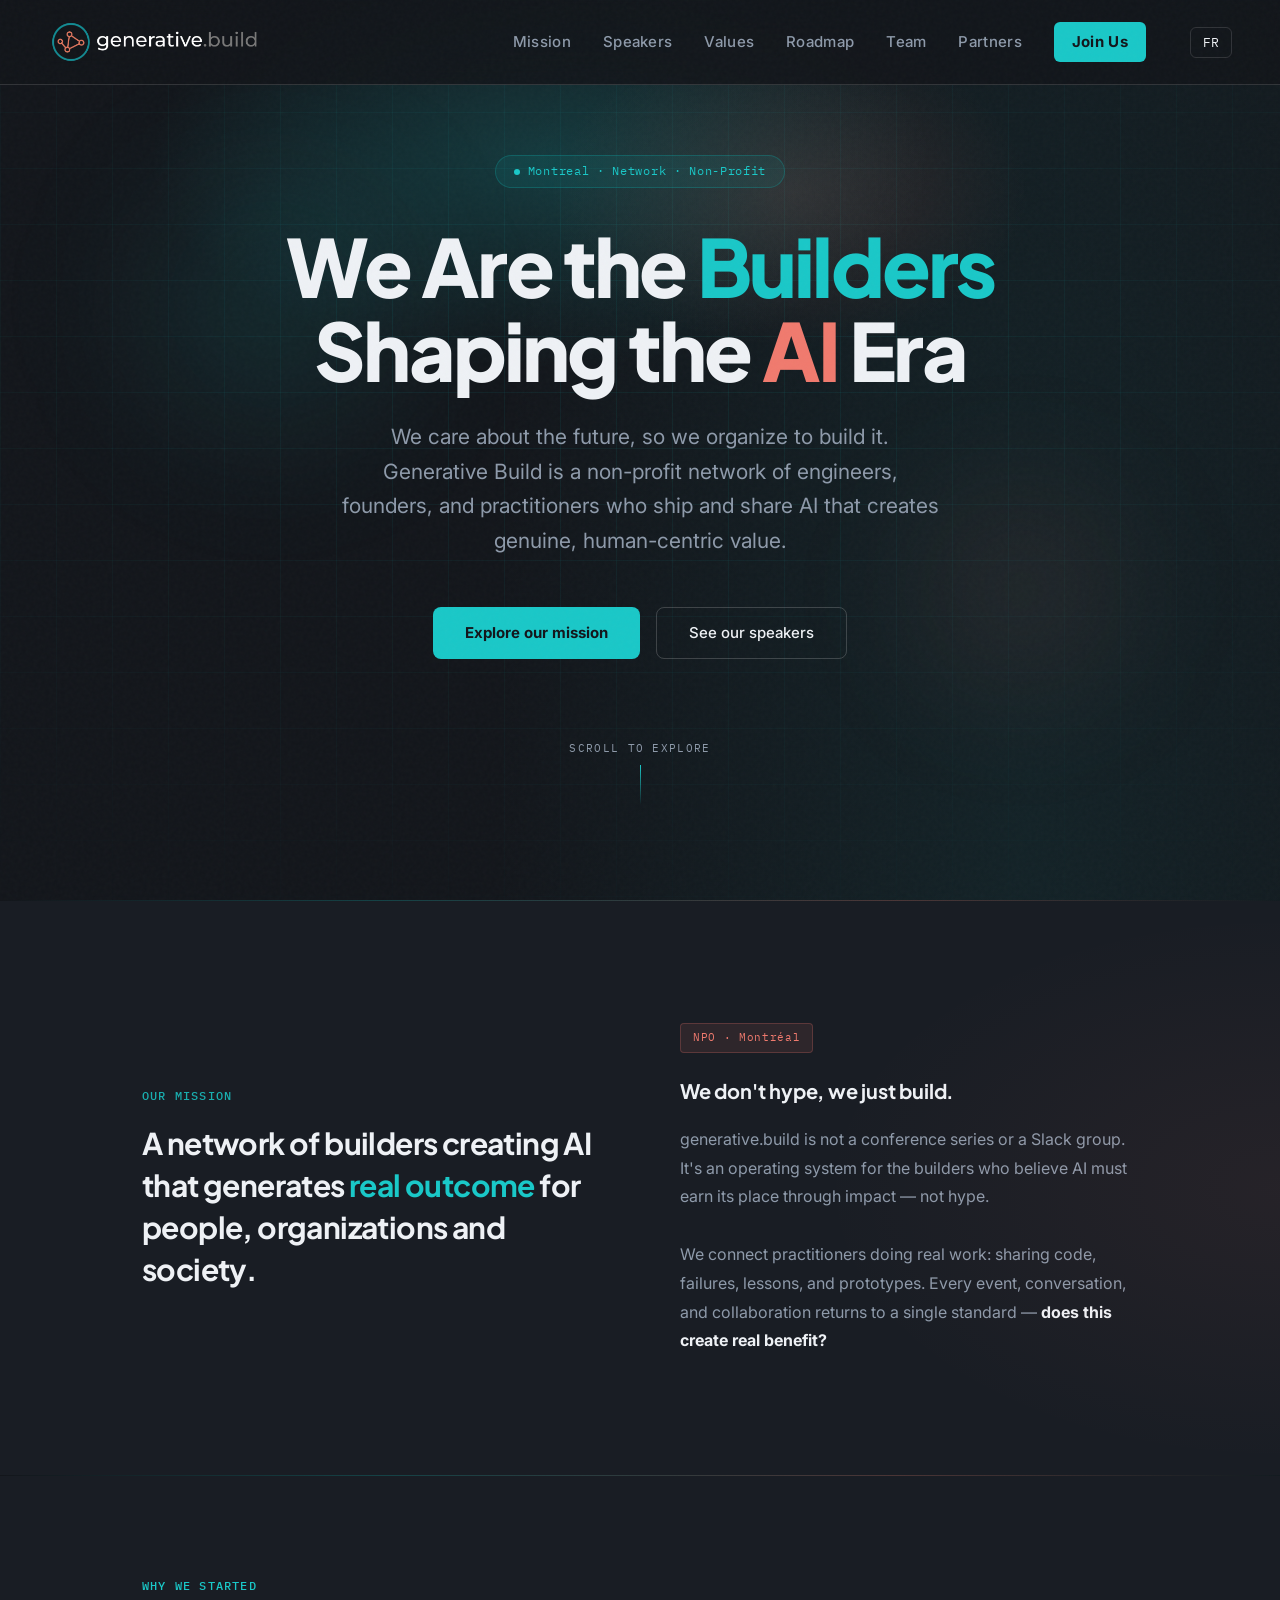
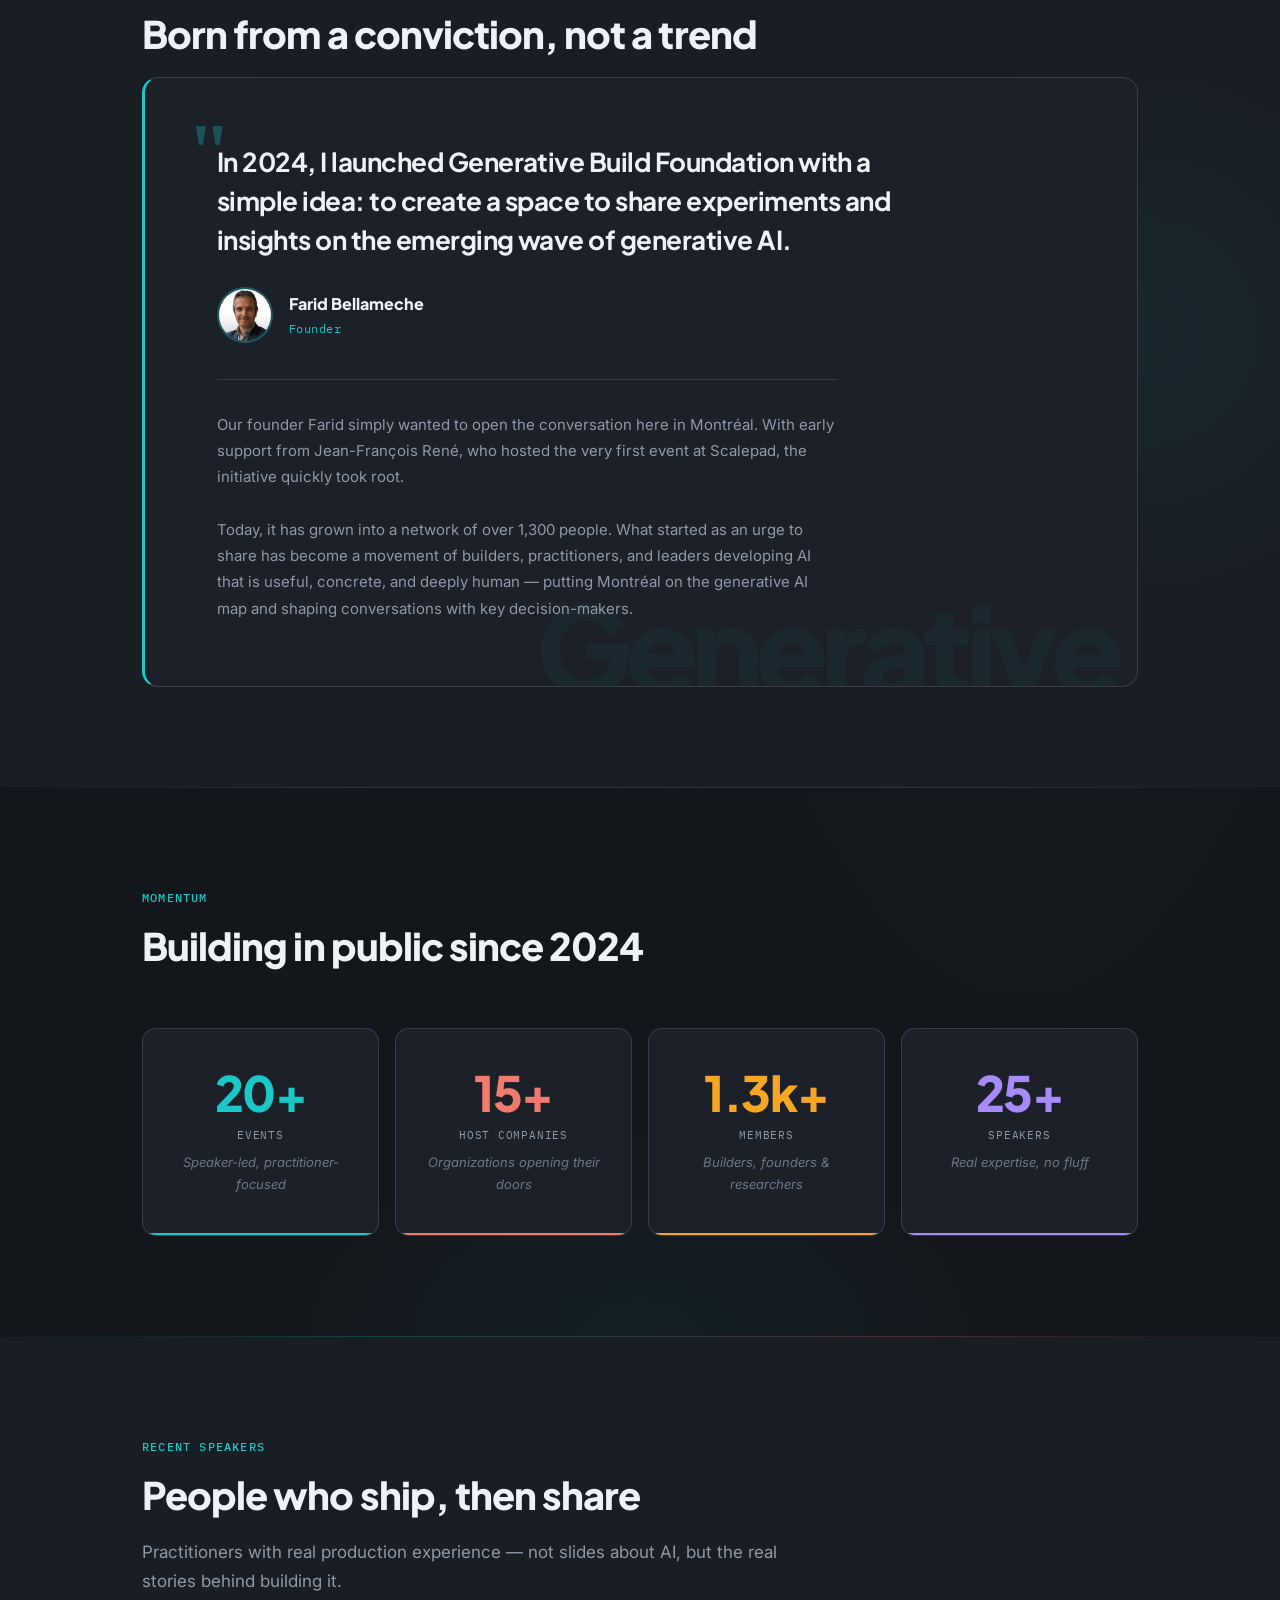
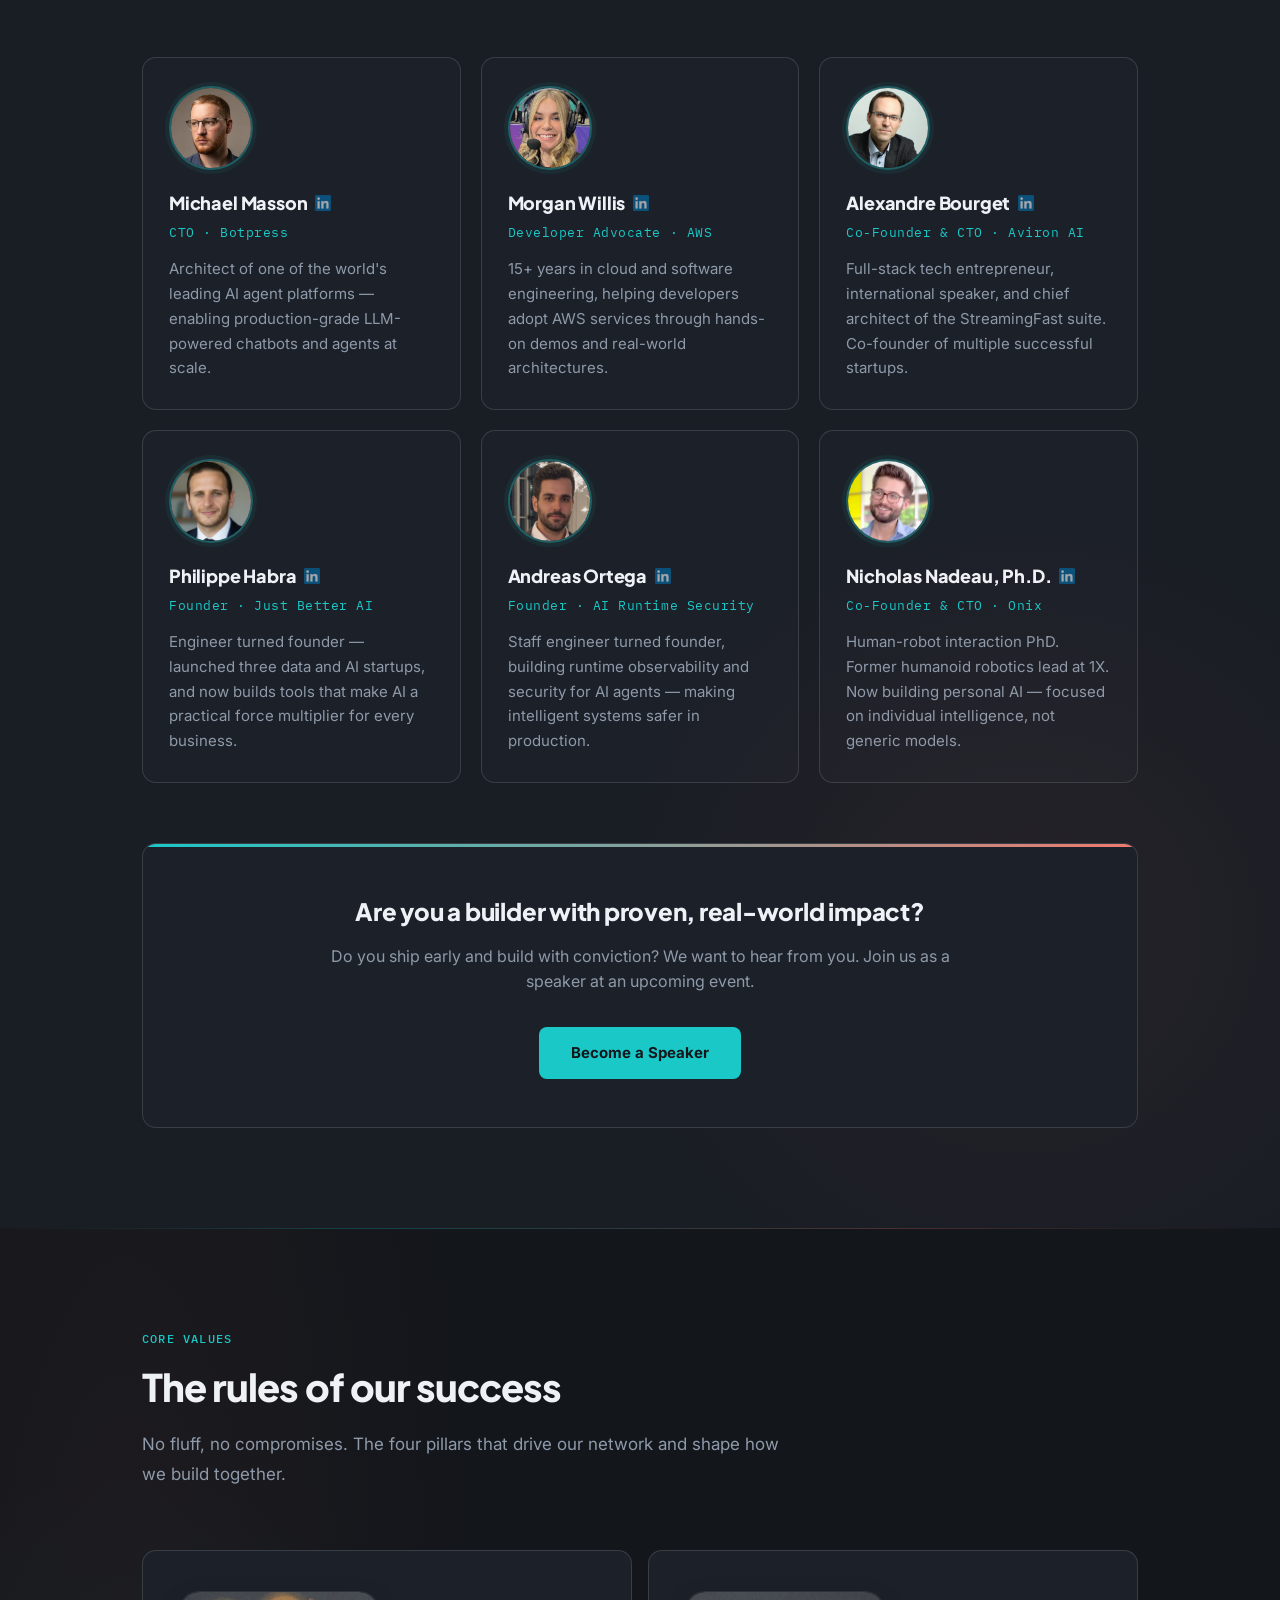
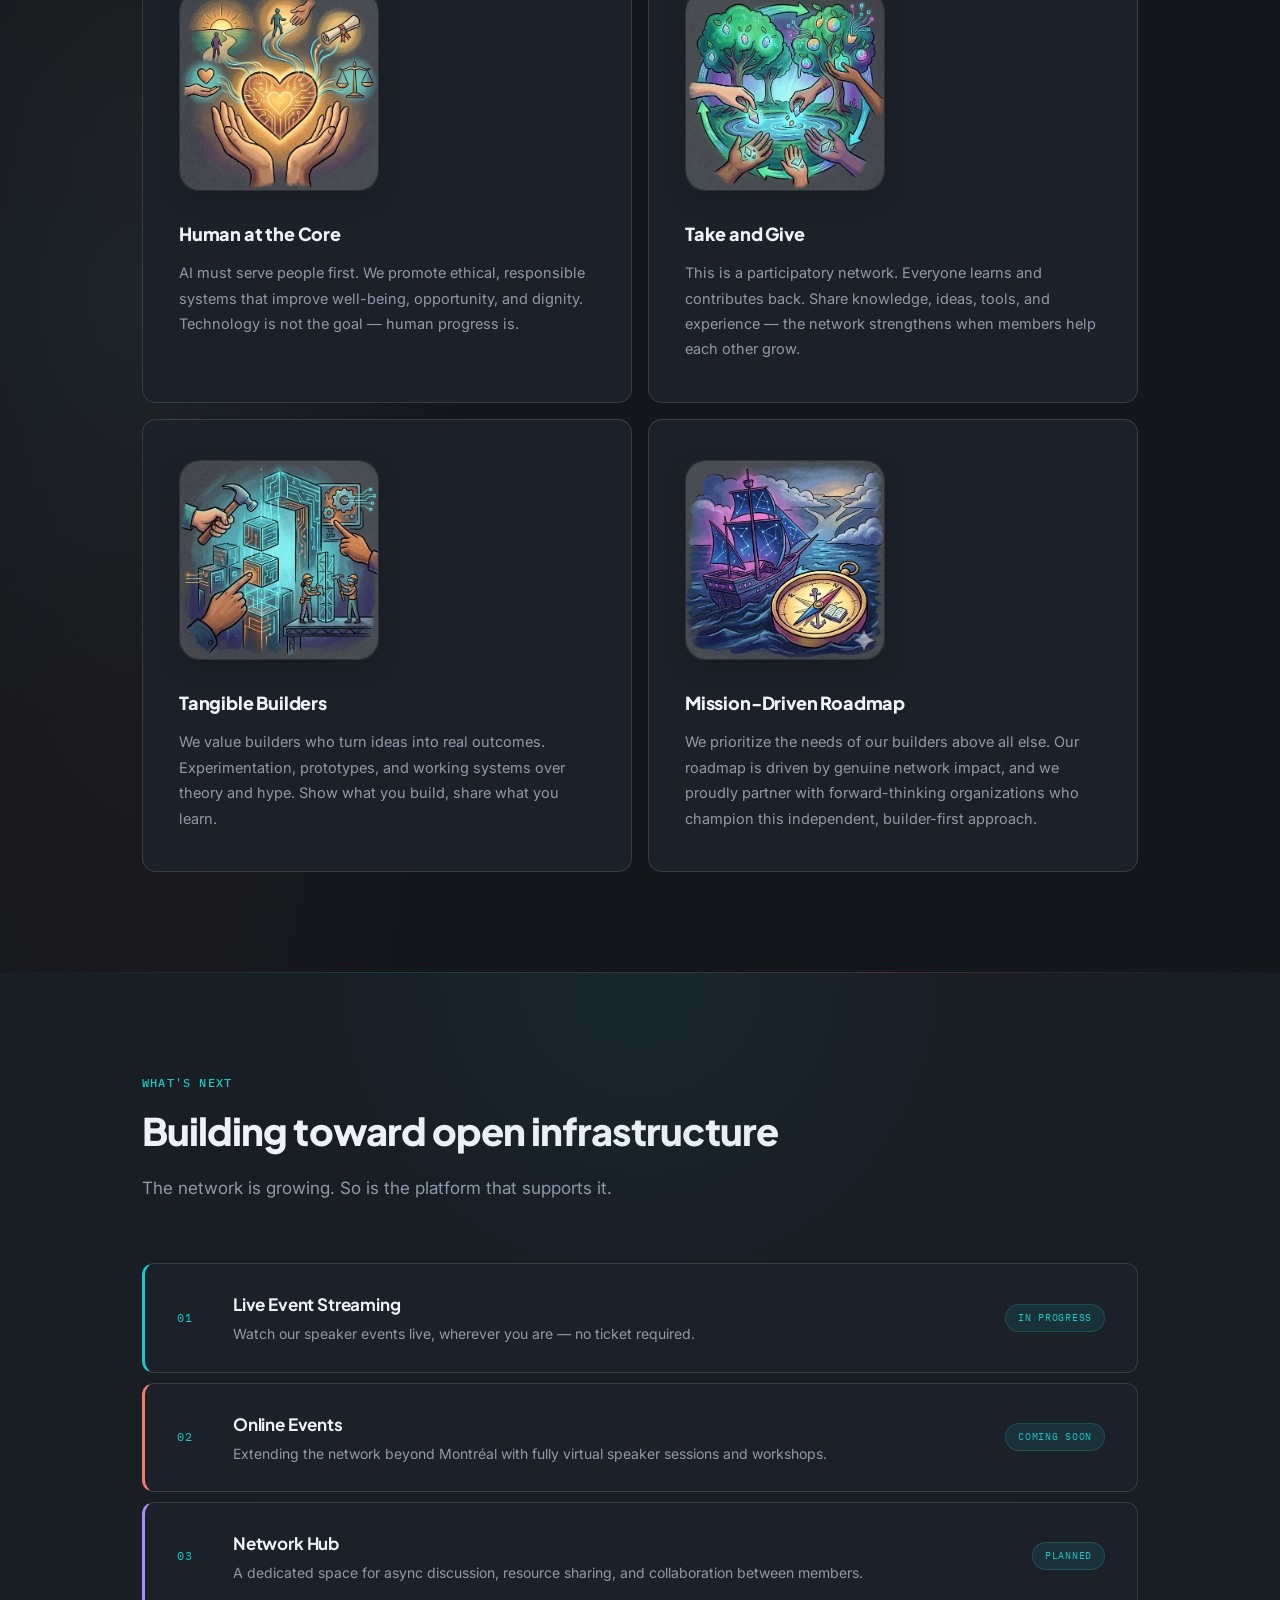
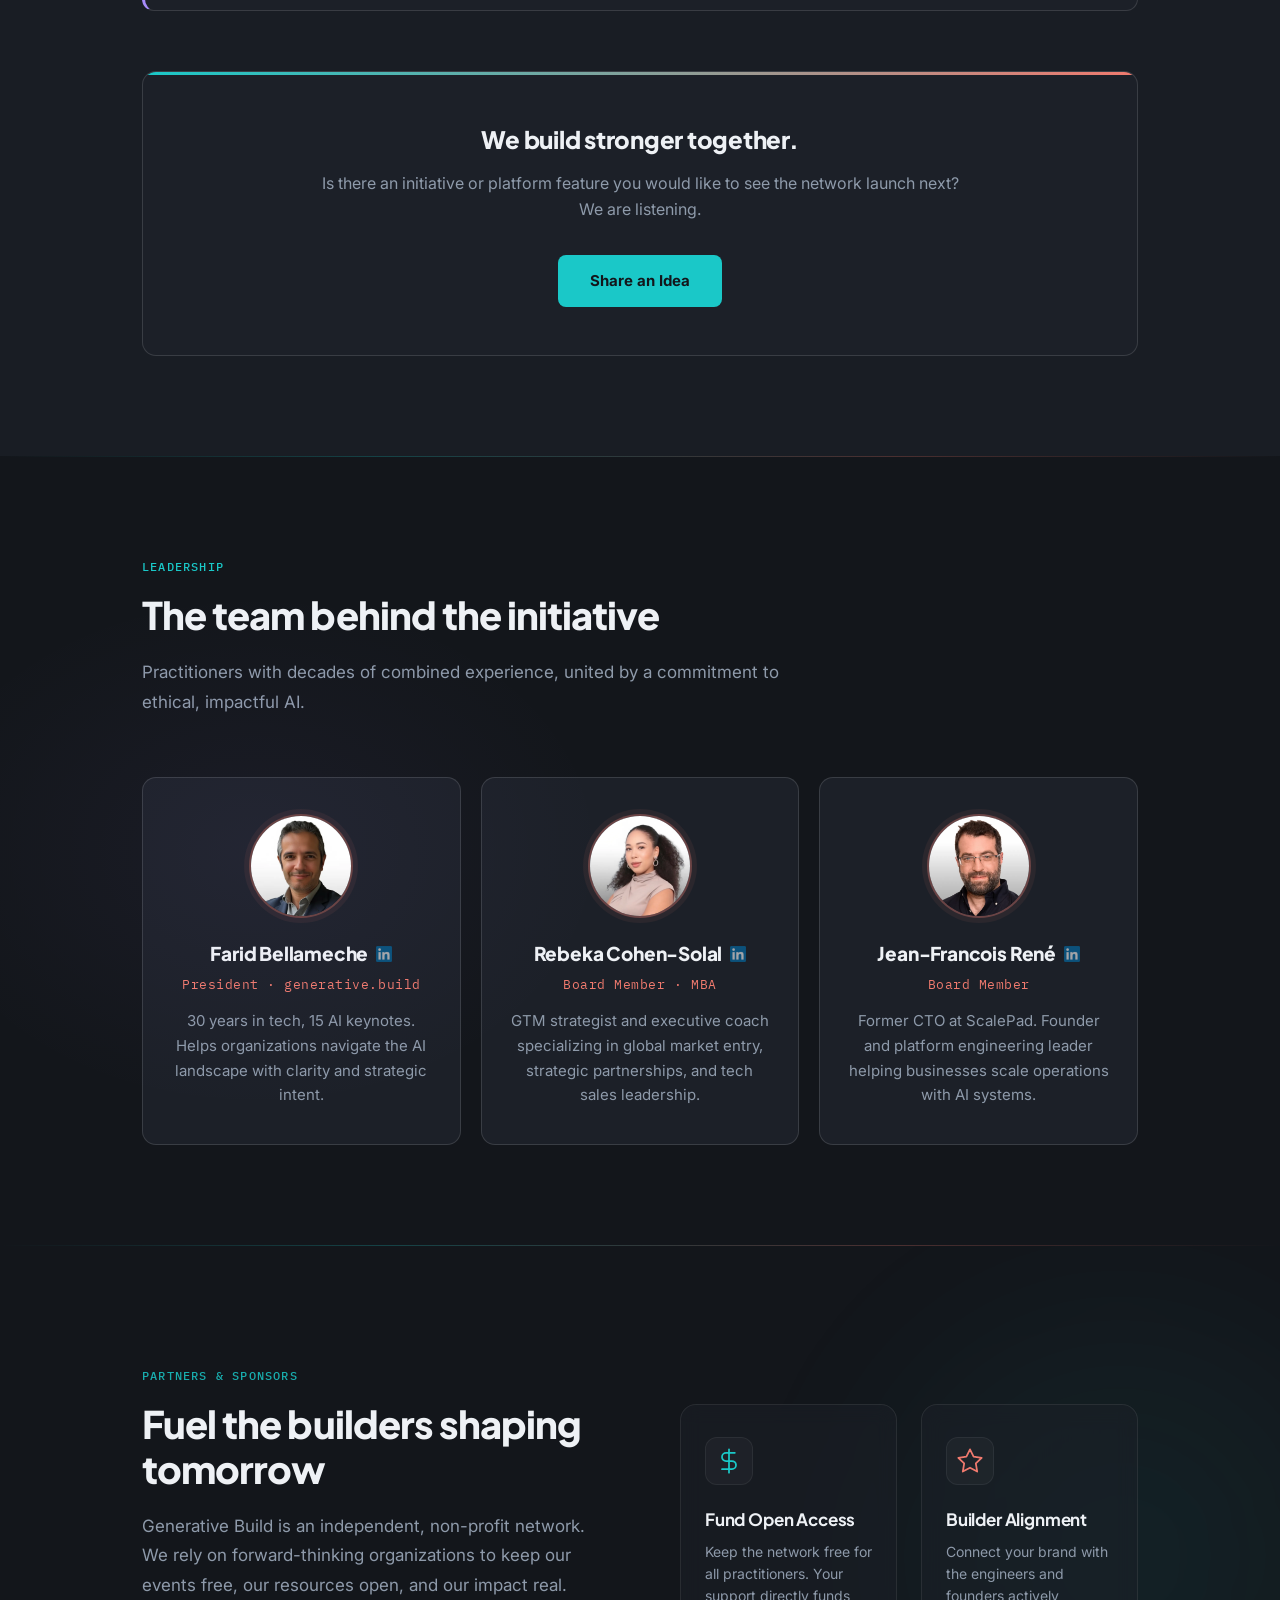
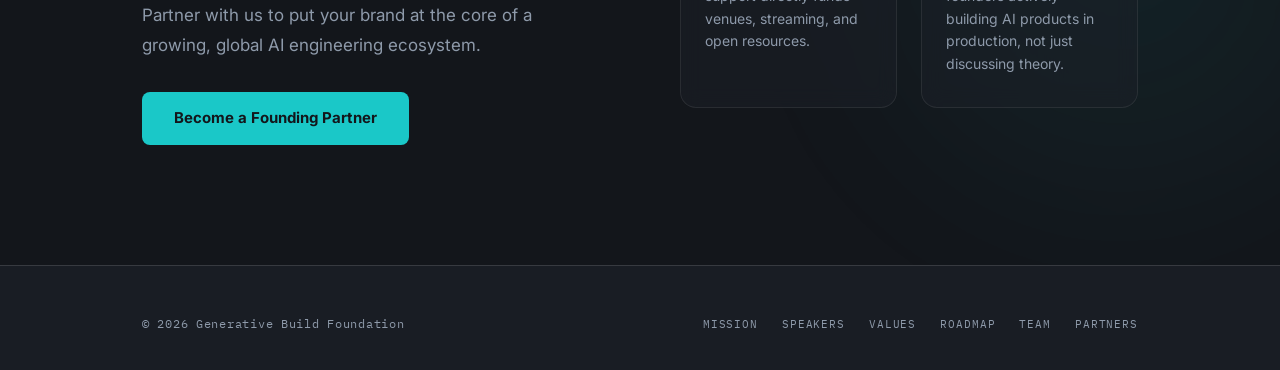
<file: index.html>
<!DOCTYPE html>
<html lang="en">
<head>
<meta charset="UTF-8"/>
<meta name="viewport" content="width=device-width, initial-scale=1.0"/>
<title>Genereative Build Foundation — Build AI That Matters</title>
<link rel="preconnect" href="https://fonts.googleapis.com"/>
<link rel="preconnect" href="https://fonts.gstatic.com" crossorigin/>
<link href="https://fonts.googleapis.com/css2?family=Plus+Jakarta+Sans:wght@400;500;600;700;800&family=Inter:wght@300;400;500&family=IBM+Plex+Mono:wght@400;500&display=swap" rel="stylesheet"/>
<link rel="stylesheet" href="./assets/style.css"/>
</head>
<body>

<!-- NAV -->
<nav>
  <a href="#" class="nav-logo">
    <img src="./assets/logo-dark.png" alt="generative.build"/>
  </a>
  <div class="nav-links" id="nav-links">
    <a href="#mission"><span data-en>Mission</span><span data-fr>Mission</span></a>
    <a href="#speakers"><span data-en>Speakers</span><span data-fr>Conférenciers</span></a>
    <a href="#values"><span data-en>Values</span><span data-fr>Valeurs</span></a>
    <a href="#roadmap"><span data-en>Roadmap</span><span data-fr>Feuille de route</span></a>
    <a href="#board"><span data-en>Team</span><span data-fr>Équipe</span></a>
    <a href="#sponsors"><span data-en>Partners</span><span data-fr>Partenaires</span></a>
    <a href="mailto:faridautomatic@gmail.com?subject=Join%20Generative%20Build" class="nav-cta"><span data-en>Join Us</span><span data-fr>Rejoignez-nous</span></a>
    <button id="lang-toggle" class="nav-btn-lang">FR</button>
  </div>
  <button class="nav-toggle" id="nav-toggle" aria-label="Toggle menu">
    <svg width="24" height="24" viewBox="0 0 24 24" fill="none" stroke="currentColor" stroke-width="2" stroke-linecap="round" stroke-linejoin="round">
      <line x1="3" y1="12" x2="21" y2="12"></line>
      <line x1="3" y1="6" x2="21" y2="6"></line>
      <line x1="3" y1="18" x2="21" y2="18"></line>
    </svg>
  </button>
</nav>

<!-- HERO -->
<section id="hero">
  <div class="hero-grid-bg"></div>
  <div class="hero-glow"></div>
  <div class="hero-orb hero-orb-1"></div>
  <div class="hero-orb hero-orb-2"></div>
  <div class="container">
    <div class="hero-inner">
      <div class="hero-badge">
        <span class="pulse-dot"></span> <span data-en>Montreal · Network · Non-Profit</span><span data-fr>Montréal · Réseau · OBNL</span>
      </div>
      <h1 class="hero-title">
        <span data-en>We Are the <em>Builders</em><br/>Shaping the <span class="accent">AI</span> Era</span>
        <span data-fr>Nous sommes les <em>bâtisseurs</em><br/>qui façonnent l'ère de <span class="accent">l'IA</span></span>
      </h1>
      <p class="hero-sub">
        <span data-en>We care about the future, so we organize to build it. Generative Build is a non-profit network of engineers, founders, and practitioners who ship and share AI that creates genuine, human-centric value.</span>
        <span data-fr>L'avenir nous tient à cœur, alors nous nous organisons pour le bâtir. Generative Build est un réseau à but non lucratif d'ingénieurs et de fondateurs développant et partageant une IA qui crée une véritable valeur humaine.</span>
      </p>
      <div class="hero-actions">
        <a href="#mission" class="btn-primary"><span data-en>Explore our mission</span><span data-fr>Découvrir notre mission</span></a>
        <a href="#speakers" class="btn-ghost"><span data-en>See our speakers</span><span data-fr>Voir nos conférenciers</span></a>
      </div>
      <div class="hero-scroll"><span data-en>scroll to explore</span><span data-fr>défiler pour explorer</span></div>
    </div>
  </div>
</section>

<div class="line-divider"></div>

<!-- MISSION -->
<section id="mission">
  <div class="container">
    <div class="mission-layout">
      <div>
        <div class="section-eyebrow"><span data-en>Our Mission</span><span data-fr>Notre Mission</span></div>
        <h2 class="mission-statement">
          <span data-en>A network of builders creating AI that generates <span class="hl">real outcome</span> for people, organizations and society.</span>
          <span data-fr>Un réseau de bâtisseurs créant une IA qui génère des <span class="hl">résultats réels</span> pour les personnes, les organisations et la société.</span>
        </h2>
      </div>
      <div class="mission-right">
        <div class="mission-tag"><span data-en>NPO · Montréal</span><span data-fr>OBNL · Montréal</span></div>
        <h3 style="color: var(--white); font-family: var(--font-display); font-size: 20px; font-weight: 700; margin-bottom: 16px; letter-spacing: -0.01em;">
          <span data-en>We don't hype, we just build.</span>
          <span data-fr>On ne fait pas de hype, on bâtit.</span>
        </h3>
        <p>
          <span data-en>generative.build is not a conference series or a Slack group. It's an operating system for the builders who believe AI must earn its place through impact — not hype.</span>
          <span data-fr>generative.build n'est pas une série de conférences ou un groupe Slack. C'est un système d'exploitation pour les bâtisseurs qui croient que l'IA doit gagner sa place par son impact — et non par le battage médiatique (hype).</span>
        </p>
        <br/>
        <p>
          <span data-en>We connect practitioners doing real work: sharing code, failures, lessons, and prototypes. Every event, conversation, and collaboration returns to a single standard — <strong style="color:var(--white)">does this create real benefit?</strong></span>
          <span data-fr>Nous connectons des praticiens qui font un travail réel : partager du code, des échecs, des leçons et des prototypes. Chaque événement, conversation et collaboration ramène à une seule exigence — <strong style="color:var(--white)">est-ce que cela crée un bénéfice réel ?</strong></span>
        </p>
      </div>
    </div>
  </div>
</section>

<div class="line-divider"></div>

<!-- ORIGIN -->
<section id="origin">
  <div class="container">
    <div class="section-eyebrow reveal"><span data-en>Why We Started</span><span data-fr>Pourquoi Nous Avons Commencé</span></div>
    <h2 class="section-title reveal"><span data-en>Born from a conviction, not a trend</span><span data-fr>Né d'une conviction, pas d'une tendance</span></h2>
    <div class="origin-inner reveal">
      <p class="origin-quote">
        <span data-en>In 2024, I launched Generative Build Foundation with a simple idea: to create a space to share experiments and insights on the emerging wave of generative AI.</span>
        <span data-fr>En 2024, j’ai lancé la Fondation Generative Build avec une idée simple : créer un espace pour partager, avec mes pairs, ce que je voyais émerger et les expérimentations que je menais autour de cette nouvelle vague qu’est l’IA générative.</span>
      </p>
      <div class="origin-author">
        <img src="./assets/farid.webp" alt="Farid Bellameche" class="origin-avatar" />
        <div>
          <div class="origin-author-name">Farid Bellameche</div>
          <div class="origin-author-role"><span data-en>Founder</span><span data-fr>Fondateur</span></div>
        </div>
      </div>
      <p class="origin-caption">
        <span data-en>Our founder Farid simply wanted to open the conversation here in Montréal. With early support from Jean-François René, who hosted the very first event at Scalepad, the initiative quickly took root.
        <br/><br/>
        Today, it has grown into a network of over 1,300 people. What started as an urge to share has become a movement of builders, practitioners, and leaders developing AI that is useful, concrete, and deeply human — putting Montréal on the generative AI map and shaping conversations with key decision-makers.</span>
        <span data-fr>Au tout début, je n’avais pas vraiment de tribune, mais j’avais la conviction qu’il fallait ouvrir la conversation ici, à Montréal. Dès les premiers pas, Jean-François René a cru au projet et a accueilli notre tout premier événement chez Scalepad.
        <br/><br/>
        Aujourd’hui, cette initiative est devenue un réseau de plus de 1300 personnes. Ce qui était au départ un élan de partage est devenu un véritable mouvement de bâtisseurs, de praticiens et de leaders qui veulent développer une IA utile, concrète et profondément humaine. Mon ambition était de mettre Montréal sur la map de l’IA générative — et la croissance du réseau, ainsi que les échanges que nous avons maintenant avec des décideurs, montrent que cette vision prend vie.</span>
      </p>
    </div>
  </div>
</section>

<div class="line-divider"></div>

<!-- IMPACT STATS -->
<section id="impact">
  <div class="container">
    <div class="section-eyebrow reveal"><span data-en>Momentum</span><span data-fr>Momentum</span></div>
    <h2 class="section-title reveal"><span data-en>Building in public since 2024</span><span data-fr>Bâtir en public depuis 2024</span></h2>
    <div class="stats-grid stagger-children reveal">
      <div class="stat-card">
        <div class="stat-num" data-target="20" data-suffix="+">0+</div>
        <div class="stat-label"><span data-en>Events</span><span data-fr>Événements</span></div>
        <div class="stat-tagline"><span data-en>Speaker-led, practitioner-focused</span><span data-fr>Menés par des conférenciers, axés sur la pratique</span></div>
        <div class="count-bar"></div>
      </div>
      <div class="stat-card">
        <div class="stat-num" data-target="15" data-suffix="+">0+</div>
        <div class="stat-label"><span data-en>Host Companies</span><span data-fr>Entreprises Hôtes</span></div>
        <div class="stat-tagline"><span data-en>Organizations opening their doors</span><span data-fr>Des organisations qui ouvrent leurs portes</span></div>
        <div class="count-bar"></div>
      </div>
      <div class="stat-card">
        <div class="stat-num" data-target="1300" data-suffix="+">0+</div>
        <div class="stat-label"><span data-en>Members</span><span data-fr>Membres</span></div>
        <div class="stat-tagline"><span data-en>Builders, founders &amp; researchers</span><span data-fr>Bâtisseurs, fondateurs et chercheurs</span></div>
        <div class="count-bar"></div>
      </div>
      <div class="stat-card">
        <div class="stat-num" data-target="25" data-suffix="+">0+</div>
        <div class="stat-label"><span data-en>Speakers</span><span data-fr>Conférenciers</span></div>
        <div class="stat-tagline"><span data-en>Real expertise, no fluff</span><span data-fr>Une véritable expertise, sans artifice</span></div>
        <div class="count-bar"></div>
      </div>
    </div>
  </div>
</section>

<div class="line-divider"></div>

<!-- SPEAKERS -->
<section id="speakers">
  <div class="container">
    <div class="section-eyebrow reveal"><span data-en>Recent Speakers</span><span data-fr>Conférenciers Récents</span></div>
    <h2 class="section-title reveal"><span data-en>People who ship, then share</span><span data-fr>Des gens qui livrent, puis partagent</span></h2>
    <p class="section-body reveal"><span data-en>Practitioners with real production experience — not slides about AI, but the real stories behind building it.</span><span data-fr>Des praticiens avec une réelle expérience de production — pas de présentations théoriques sur l'IA, mais les vraies histoires derrière sa construction.</span></p>
    <div class="speakers-grid stagger-children reveal">

      <!-- Speaker 1 -->
      <a href="https://www.linkedin.com/in/michaelmasson55/" target="_blank" rel="noopener noreferrer" class="speaker-card">
        <div class="avatar-wrap">
          <div class="speaker-avatar">
            <img src="./assets/michael-masson.webp" alt="Michael Masson" style="width: 100%; height: 100%; object-fit: cover;" />
          </div>
        </div>
        <div class="speaker-name">Michael Masson <img src="./assets/ln.png" alt="LinkedIn" class="ln-icon" /></div>
        <div class="speaker-role">CTO · Botpress</div>
        <p class="speaker-bio"><span data-en>Architect of one of the world's leading AI agent platforms — enabling production-grade LLM-powered chatbots and agents at scale.</span><span data-fr>Architecte de l'une des principales plateformes d'agents IA au monde — permettant la création de chatbots et d'agents alimentés par des LLM à grande échelle et de niveau production.</span></p>
      </a>

      <!-- Speaker 2 -->
      <a href="https://www.linkedin.com/in/morganwilliscloud/" target="_blank" rel="noopener noreferrer" class="speaker-card">
        <div class="avatar-wrap">
          <div class="speaker-avatar">
            <img src="./assets/morgan-willis.webp" alt="Morgan Willis" style="width: 100%; height: 100%; object-fit: cover;" />
          </div>
        </div>
        <div class="speaker-name">Morgan Willis <img src="./assets/ln.png" alt="LinkedIn" class="ln-icon" /></div>
        <div class="speaker-role"><span data-en>Developer Advocate</span><span data-fr>Avocate pour les développeurs</span> · AWS</div>
        <p class="speaker-bio"><span data-en>15+ years in cloud and software engineering, helping developers adopt AWS services through hands-on demos and real-world architectures.</span><span data-fr>Plus de 15 ans en cloud et ingénierie logicielle, aidant les développeurs à adopter les services AWS grâce à des démonstrations pratiques et des architectures du monde réel.</span></p>
      </a>

      <!-- Speaker 3 -->
      <a href="https://www.linkedin.com/in/alexandrebourget/" target="_blank" rel="noopener noreferrer" class="speaker-card">
        <div class="avatar-wrap">
          <div class="speaker-avatar">
            <img src="./assets/alexandre-bourget.webp" alt="Alexandre Bourget" style="width: 100%; height: 100%; object-fit: cover;" />
          </div>
        </div>
        <div class="speaker-name">Alexandre Bourget <img src="./assets/ln.png" alt="LinkedIn" class="ln-icon" /></div>
        <div class="speaker-role"><span data-en>Co-Founder & CTO</span><span data-fr>Co-fondateur et CTO</span> · Aviron AI</div>
        <p class="speaker-bio"><span data-en>Full-stack tech entrepreneur, international speaker, and chief architect of the StreamingFast suite. Co-founder of multiple successful startups.</span><span data-fr>Entrepreneur tech full-stack, conférencier international et architecte en chef de la suite StreamingFast. Co-fondateur de multiples startups à succès.</span></p>
      </a>

      <!-- Speaker 4 -->
      <a href="https://www.linkedin.com/in/philippe-habra-68410510a/" target="_blank" rel="noopener noreferrer" class="speaker-card">
        <div class="avatar-wrap">
          <div class="speaker-avatar">
            <img src="./assets/philippe-habra.webp" alt="Philippe Habra" style="width: 100%; height: 100%; object-fit: cover;" />
          </div>
        </div>
        <div class="speaker-name">Philippe Habra <img src="./assets/ln.png" alt="LinkedIn" class="ln-icon" /></div>
        <div class="speaker-role"><span data-en>Founder</span><span data-fr>Fondateur</span> · Just Better AI</div>
        <p class="speaker-bio"><span data-en>Engineer turned founder — launched three data and AI startups, and now builds tools that make AI a practical force multiplier for every business.</span><span data-fr>Ingénieur devenu fondateur — a lancé trois startups en données et IA, et construit maintenant des outils qui font de l'IA un véritable multiplicateur de force pratique pour chaque entreprise.</span></p>
      </a>

      <!-- Speaker 5 -->
      <a href="https://www.linkedin.com/in/andreas-ortega-127965353/" target="_blank" rel="noopener noreferrer" class="speaker-card">
        <div class="avatar-wrap">
          <div class="speaker-avatar">
            <img src="./assets/andreas-ortega.webp" alt="Andreas Ortega" style="width: 100%; height: 100%; object-fit: cover;" />
          </div>
        </div>
        <div class="speaker-name">Andreas Ortega <img src="./assets/ln.png" alt="LinkedIn" class="ln-icon" /></div>
        <div class="speaker-role"><span data-en>Founder</span><span data-fr>Fondateur</span> · AI Runtime Security</div>
        <p class="speaker-bio"><span data-en>Staff engineer turned founder, building runtime observability and security for AI agents — making intelligent systems safer in production.</span><span data-fr>Ingénieur principal devenu fondateur, développant l'observabilité et la sécurité d'exécution pour les agents IA — rendant les systèmes intelligents plus sûrs en production.</span></p>
      </a>

      <!-- Speaker 6 -->
      <a href="https://www.linkedin.com/in/engnadeau/" target="_blank" rel="noopener noreferrer" class="speaker-card">
        <div class="avatar-wrap">
          <div class="speaker-avatar">
            <img src="./assets/nicholas-nadeau.webp" alt="Nicholas Nadeau, Ph.D." style="width: 100%; height: 100%; object-fit: cover;" />
          </div>
        </div>
        <div class="speaker-name">Nicholas Nadeau, Ph.D. <img src="./assets/ln.png" alt="LinkedIn" class="ln-icon" /></div>
        <div class="speaker-role"><span data-en>Co-Founder & CTO</span><span data-fr>Co-fondateur et CTO</span> · Onix</div>
        <p class="speaker-bio"><span data-en>Human-robot interaction PhD. Former humanoid robotics lead at 1X. Now building personal AI — focused on individual intelligence, not generic models.</span><span data-fr>Doctorat en interaction humain-robot. Ancien responsable de la robotique humanoïde chez 1X. Construit maintenant une IA personnelle — axée sur l'intelligence individuelle, et non sur des modèles génériques.</span></p>
      </a>

    </div>
    
    <div class="speaker-cta reveal">
      <h3>
        <span data-en>Are you a builder with proven, real-world impact?</span>
        <span data-fr>Êtes-vous un bâtisseur avec un impact réel et prouvé ?</span>
      </h3>
      <p>
        <span data-en>Do you ship early and build with conviction? We want to hear from you. Join us as a speaker at an upcoming event.</span>
        <span data-fr>Vous livrez tôt et bâtissez avec conviction ? Nous voulons vous entendre. Rejoignez-nous comme conférencier lors d'un prochain événement.</span>
      </p>
      <a href="mailto:faridautomatic@gmail.com?subject=Speaker%20Inquiry%20-%20Generative%20Build" class="btn-primary"><span data-en>Become a Speaker</span><span data-fr>Devenir Conférencier</span></a>
    </div>
  </div>
</section>

<div class="line-divider"></div>

<!-- VALUES -->
<section id="values">
  <div class="container">
    <div class="section-eyebrow reveal"><span data-en>Core Values</span><span data-fr>Valeurs Fondamentales</span></div>
    <h2 class="section-title reveal"><span data-en>The rules of our success</span><span data-fr>Les règles de notre succès</span></h2>
    <p class="section-body reveal"><span data-en>No fluff, no compromises. The four pillars that drive our network and shape how we build together.</span><span data-fr>Sans artifice, sans compromis. Les quatre piliers qui propulsent notre réseau et façonnent notre façon de bâtir ensemble.</span></p>
    <div class="values-grid stagger-children reveal">
      <div class="value-card">
        <div class="value-icon"><img src="./assets/human.webp" alt="Human at the Core" /></div>
        <div class="value-name"><span data-en>Human at the Core</span><span data-fr>L'Humain au Centre</span></div>
        <p class="value-desc"><span data-en>AI must serve people first. We promote ethical, responsible systems that improve well-being, opportunity, and dignity. Technology is not the goal — human progress is.</span><span data-fr>L'IA doit d'abord servir les gens. Nous promouvons des systèmes éthiques et responsables qui améliorent le bien-être, les opportunités et la dignité. La technologie n'est pas le but — le progrès humain l'est.</span></p>
      </div>
      <div class="value-card">
        <div class="value-icon"><img src="./assets/take-give.webp" alt="Take and Give" /></div>
        <div class="value-name"><span data-en>Take and Give</span><span data-fr>Recevoir et Donner</span></div>
        <p class="value-desc"><span data-en>This is a participatory network. Everyone learns and contributes back. Share knowledge, ideas, tools, and experience — the network strengthens when members help each other grow.</span><span data-fr>C'est un réseau participatif. Chacun apprend et redonne. Partagez vos connaissances, idées, outils et expériences — le réseau se renforce quand les membres s'entraident pour grandir.</span></p>
      </div>
      <div class="value-card">
        <div class="value-icon"><img src="./assets/builder.webp" alt="Tangible Builders" /></div>
        <div class="value-name"><span data-en>Tangible Builders</span><span data-fr>Bâtisseurs Concrets</span></div>
        <p class="value-desc"><span data-en>We value builders who turn ideas into real outcomes. Experimentation, prototypes, and working systems over theory and hype. Show what you build, share what you learn.</span><span data-fr>Nous valorisons les bâtisseurs qui transforment des idées en résultats. L'expérimentation, les prototypes et les systèmes fonctionnels priment sur la théorie et le battage médiatique. Montrez ce que vous construisez, partagez ce que vous apprenez.</span></p>
      </div>
      <div class="value-card">
        <div class="value-icon"><img src="./assets/roadmap.webp" alt="Mission-Driven Roadmap" /></div>
        <div class="value-name"><span data-en>Mission-Driven Roadmap</span><span data-fr>Feuille de Route Guidée par la Mission</span></div>
        <p class="value-desc"><span data-en>We prioritize the needs of our builders above all else. Our roadmap is driven by genuine network impact, and we proudly partner with forward-thinking organizations who champion this independent, builder-first approach.</span><span data-fr>Nous priorisons les besoins de nos bâtisseurs avant tout. Notre feuille de route est guidée par un impact réel sur le réseau, et nous sommes fiers de nous associer à des organisations avant-gardistes qui soutiennent cette approche indépendante et centrée sur les bâtisseurs.</span></p>
      </div>
    </div>
  </div>
</section>

<div class="line-divider"></div>

<!-- ROADMAP -->
<section id="roadmap">
  <div class="container">
    <div class="section-eyebrow reveal"><span data-en>What's Next</span><span data-fr>À Venir</span></div>
    <h2 class="section-title reveal"><span data-en>Building toward open infrastructure</span><span data-fr>Vers une infrastructure ouverte</span></h2>
    <p class="section-body reveal"><span data-en>The network is growing. So is the platform that supports it.</span><span data-fr>Le réseau grandit. Tout comme la plateforme qui la soutient.</span></p>
    <div class="roadmap-list reveal">
      <div class="roadmap-item">
        <div class="roadmap-num">01</div>
        <div class="roadmap-content">
          <div class="roadmap-title"><span data-en>Live Event Streaming</span><span data-fr>Diffusion d'Événements en Direct</span></div>
          <p class="roadmap-desc"><span data-en>Watch our speaker events live, wherever you are — no ticket required.</span><span data-fr>Regardez nos événements en direct, où que vous soyez — aucun billet requis.</span></p>
        </div>
        <div class="roadmap-badge"><span data-en>In progress</span><span data-fr>En cours</span></div>
      </div>
      <div class="roadmap-item">
        <div class="roadmap-num">02</div>
        <div class="roadmap-content">
          <div class="roadmap-title"><span data-en>Online Events</span><span data-fr>Événements en Ligne</span></div>
          <p class="roadmap-desc"><span data-en>Extending the network beyond Montréal with fully virtual speaker sessions and workshops.</span><span data-fr>Étendre le réseau au-delà de Montréal avec des sessions de conférenciers et des ateliers entièrement virtuels.</span></p>
        </div>
        <div class="roadmap-badge"><span data-en>Coming soon</span><span data-fr>Bientôt disponible</span></div>
      </div>
      <div class="roadmap-item">
        <div class="roadmap-num">03</div>
        <div class="roadmap-content">
          <div class="roadmap-title"><span data-en>Network Hub</span><span data-fr>Hub du Réseau</span></div>
          <p class="roadmap-desc"><span data-en>A dedicated space for async discussion, resource sharing, and collaboration between members.</span><span data-fr>Un espace dédié pour les discussions asynchrones, le partage de ressources et la collaboration entre les membres.</span></p>
        </div>
        <div class="roadmap-badge"><span data-en>Planned</span><span data-fr>Planifié</span></div>
      </div>
    </div>
    
    <div class="speaker-cta reveal">
      <h3>
        <span data-en>We build stronger together.</span>
        <span data-fr>Nous bâtissons plus fort ensemble.</span>
      </h3>
      <p>
        <span data-en>Is there an initiative or platform feature you would like to see the network launch next? We are listening.</span>
        <span data-fr>Y a-t-il une initiative ou une fonctionnalité que vous aimeriez voir le réseau lancer prochainement ? Nous sommes à l'écoute.</span>
      </p>
      <a href="mailto:faridautomatic@gmail.com?subject=Idea%20for%20Generative%20Build" class="btn-primary"><span data-en>Share an Idea</span><span data-fr>Partager une Idée</span></a>
    </div>

  </div>
</section>

<div class="line-divider"></div>

<!-- BOARD -->
<section id="board">
  <div class="container">
    <div class="section-eyebrow reveal"><span data-en>Leadership</span><span data-fr>Leadership</span></div>
    <h2 class="section-title reveal"><span data-en>The team behind the initiative</span><span data-fr>L'équipe derrière l'initiative</span></h2>
    <p class="section-body reveal"><span data-en>Practitioners with decades of combined experience, united by a commitment to ethical, impactful AI.</span><span data-fr>Des praticiens avec des décennies d'expérience combinée, unis par un engagement envers une IA éthique et impactante.</span></p>
    <div class="board-grid stagger-children reveal">

      <a href="https://www.linkedin.com/in/farid-bellameche-6606332/" target="_blank" rel="noopener noreferrer" class="board-card">
        <div class="avatar-wrap" style="text-align:center;">
          <div class="board-avatar">
            <img src="./assets/farid.webp" alt="Farid Bellameche" style="width: 100%; height: 100%; object-fit: cover;" />
          </div>
        </div>
        <div class="board-name">Farid Bellameche <img src="./assets/ln.png" alt="LinkedIn" class="ln-icon" /></div>
        <div class="board-title"><span data-en>President</span><span data-fr>Président</span> · generative.build</div>
        <p class="board-bio"><span data-en>30 years in tech, 15 AI keynotes. Helps organizations navigate the AI landscape with clarity and strategic intent.</span><span data-fr>30 ans dans la tech, 15 conférences (keynotes) sur l'IA. Aide les organisations à naviguer dans le paysage de l'IA avec clarté et intention stratégique.</span></p>
      </a>

      <a href="https://www.linkedin.com/in/rebekacohensolal/" target="_blank" rel="noopener noreferrer" class="board-card">
        <div class="avatar-wrap" style="text-align:center;">
          <div class="board-avatar">
            <img src="./assets/rebeka-cohen-solal.webp" alt="Rebeka Cohen-Solal" style="width: 100%; height: 100%; object-fit: cover;" />
          </div>
        </div>
        <div class="board-name">Rebeka Cohen-Solal <img src="./assets/ln.png" alt="LinkedIn" class="ln-icon" /></div>
        <div class="board-title"><span data-en>Board Member</span><span data-fr>Membre du Conseil</span> · MBA</div>
        <p class="board-bio"><span data-en>GTM strategist and executive coach specializing in global market entry, strategic partnerships, and tech sales leadership.</span><span data-fr>Stratège GTM et coach exécutive spécialisée dans l'entrée sur les marchés mondiaux, les partenariats stratégiques et le leadership des ventes technologiques.</span></p>
      </a>

      <a href="https://www.linkedin.com/in/renejf/" target="_blank" rel="noopener noreferrer" class="board-card">
        <div class="avatar-wrap" style="text-align:center;">
          <div class="board-avatar">
            <img src="./assets/jf-rene.webp" alt="Jean-Francois René" style="width: 100%; height: 100%; object-fit: cover;" />
          </div>
        </div>
        <div class="board-name">Jean-Francois René <img src="./assets/ln.png" alt="LinkedIn" class="ln-icon" /></div>
        <div class="board-title"><span data-en>Board Member</span><span data-fr>Membre du Conseil</span></div>
        <p class="board-bio"><span data-en>Former CTO at ScalePad. Founder and platform engineering leader helping businesses scale operations with AI systems.</span><span data-fr>Ancien CTO chez ScalePad. Fondateur et leader en ingénierie de plateformes aidant les entreprises à faire évoluer leurs opérations avec des systèmes d'IA.</span></p>
      </a>

    </div>
  </div>
</section>

<div class="line-divider"></div>

<!-- SPONSORS -->
<section id="sponsors">
  <div class="sponsors-glow"></div>
  <div class="container">
    <div class="sponsors-layout">
      <div class="sponsors-content reveal">
        <div class="section-eyebrow"><span data-en>Partners & Sponsors</span><span data-fr>Partenaires & Commanditaires</span></div>
        <h2 class="section-title"><span data-en>Fuel the builders shaping tomorrow</span><span data-fr>Propulsez les bâtisseurs de demain</span></h2>
        <p class="section-body" style="margin-bottom: 32px;"><span data-en>Generative Build is an independent, non-profit network. We rely on forward-thinking organizations to keep our events free, our resources open, and our impact real. Partner with us to put your brand at the core of a growing, global AI engineering ecosystem.</span><span data-fr>Generative Build est un réseau indépendant à but non lucratif. Nous comptons sur des organisations avant-gardistes pour garder nos événements gratuits, nos ressources ouvertes et notre impact réel. Devenez partenaire pour placer votre marque au cœur d'un écosystème mondial et grandissant d'ingénierie IA.</span></p>
        <a href="mailto:faridautomatic@gmail.com?subject=Partnership%20Inquiry%20-%20Generative%20Build" class="btn-primary"><span data-en>Become a Founding Partner</span><span data-fr>Devenir Partenaire Fondateur</span></a>
      </div>
      
      <div class="sponsors-grid-visual reveal">
        <div class="sponsor-feature-card">
          <div class="sfc-icon">
            <svg width="28" height="28" viewBox="0 0 24 24" fill="none" stroke="currentColor" stroke-width="1.5" stroke-linecap="round" stroke-linejoin="round" style="color:var(--teal);"><path d="M12 2v20M17 5H9.5a3.5 3.5 0 0 0 0 7h5a3.5 3.5 0 0 1 0 7H6"/></svg>
          </div>
          <div class="sfc-title"><span data-en>Fund Open Access</span><span data-fr>Financer l'Accès Ouvert</span></div>
          <div class="sfc-desc"><span data-en>Keep the network free for all practitioners. Your support directly funds venues, streaming, and open resources.</span><span data-fr>Gardez le réseau gratuit pour tous les praticiens. Votre soutien finance directement les lieux, la diffusion et les ressources ouvertes.</span></div>
          <div class="slot-border"></div>
        </div>

        <div class="sponsor-feature-card">
          <div class="sfc-icon">
            <svg width="28" height="28" viewBox="0 0 24 24" fill="none" stroke="currentColor" stroke-width="1.5" stroke-linecap="round" stroke-linejoin="round" style="color:var(--coral);"><polygon points="12 2 15.09 8.26 22 9.27 17 14.14 18.18 21.02 12 17.77 5.82 21.02 7 14.14 2 9.27 8.91 8.26 12 2"/></svg>
          </div>
          <div class="sfc-title"><span data-en>Builder Alignment</span><span data-fr>Alignement Bâtisseur</span></div>
          <div class="sfc-desc"><span data-en>Connect your brand with the engineers and founders actively building AI products in production, not just discussing theory.</span><span data-fr>Connectez votre marque avec les ingénieurs et fondateurs qui construisent activement des produits IA en production.</span></div>
          <div class="slot-border"></div>
        </div>
      </div>
    </div>
  </div>
</section>

<!-- FOOTER -->
<footer>
  <div class="container">
    <div class="footer-inner">
      <div class="footer-logo">
        <span class="footer-copy"><span data-en>© 2026 Generative Build Foundation</span><span data-fr>© 2025 Fondation Generative Build</span></span>
      </div>
      <div class="footer-links">
        <a href="#mission"><span data-en>Mission</span><span data-fr>Mission</span></a>
        <a href="#speakers"><span data-en>Speakers</span><span data-fr>Conférenciers</span></a>
        <a href="#values"><span data-en>Values</span><span data-fr>Valeurs</span></a>
        <a href="#roadmap"><span data-en>Roadmap</span><span data-fr>Feuille de route</span></a>
        <a href="#board"><span data-en>Team</span><span data-fr>Équipe</span></a>
        <a href="#sponsors"><span data-en>Partners</span><span data-fr>Partenaires</span></a>
      </div>
    </div>
  </div>
</footer>

<script>
  // ── Scroll reveal + stagger
  const observer = new IntersectionObserver((entries) => {
    entries.forEach(e => {
      if (e.isIntersecting) {
        e.target.classList.add('visible');
        observer.unobserve(e.target);
      }
    });
  }, { threshold: 0.1, rootMargin: '0px 0px -40px 0px' });

  document.querySelectorAll('.reveal').forEach(el => observer.observe(el));

  // ── Counter animation
  function animateCount(el) {
    const target = parseInt(el.dataset.target, 10);
    const suffix = el.dataset.suffix || '';
    const duration = 1400;
    const start = performance.now();

    function format(n) {
      return n >= 1000 ? (n / 1000).toFixed(1).replace('.0','') + 'k' : Math.round(n).toString();
    }

    function step(now) {
      const elapsed = now - start;
      const progress = Math.min(elapsed / duration, 1);
      // Ease out cubic
      const eased = 1 - Math.pow(1 - progress, 3);
      el.textContent = format(eased * target) + suffix;
      if (progress < 1) requestAnimationFrame(step);
      else el.textContent = format(target) + suffix;
    }
    requestAnimationFrame(step);
  }

  const statsObserver = new IntersectionObserver((entries) => {
    entries.forEach(e => {
      if (e.isIntersecting) {
        // trigger count bar
        e.target.classList.add('counted');
        // animate number
        const num = e.target.querySelector('.stat-num[data-target]');
        if (num) animateCount(num);
        statsObserver.unobserve(e.target);
      }
    });
  }, { threshold: 0.4 });

  document.querySelectorAll('.stat-card').forEach(el => statsObserver.observe(el));

  // ── Language Toggle
  const langToggle = document.getElementById('lang-toggle');
  let currentLang = 'en';

  langToggle.addEventListener('click', () => {
    currentLang = currentLang === 'en' ? 'fr' : 'en';
    document.documentElement.lang = currentLang;
    langToggle.textContent = currentLang === 'en' ? 'FR' : 'EN';
  });

  // ── Mobile Nav Toggle
  const navToggle = document.getElementById('nav-toggle');
  const navLinks = document.getElementById('nav-links');
  
  navToggle.addEventListener('click', () => {
    navLinks.classList.toggle('active');
  });

  // Close nav on click
  navLinks.querySelectorAll('a').forEach(link => {
    link.addEventListener('click', () => {
      navLinks.classList.remove('active');
    });
  });

  // Close nav on click outside
  document.addEventListener('click', (event) => {
    if (navLinks.classList.contains('active') && !navToggle.contains(event.target) && !navLinks.contains(event.target)) {
      navLinks.classList.remove('active');
    }
  });
</script>
</body>
</html>
</file>
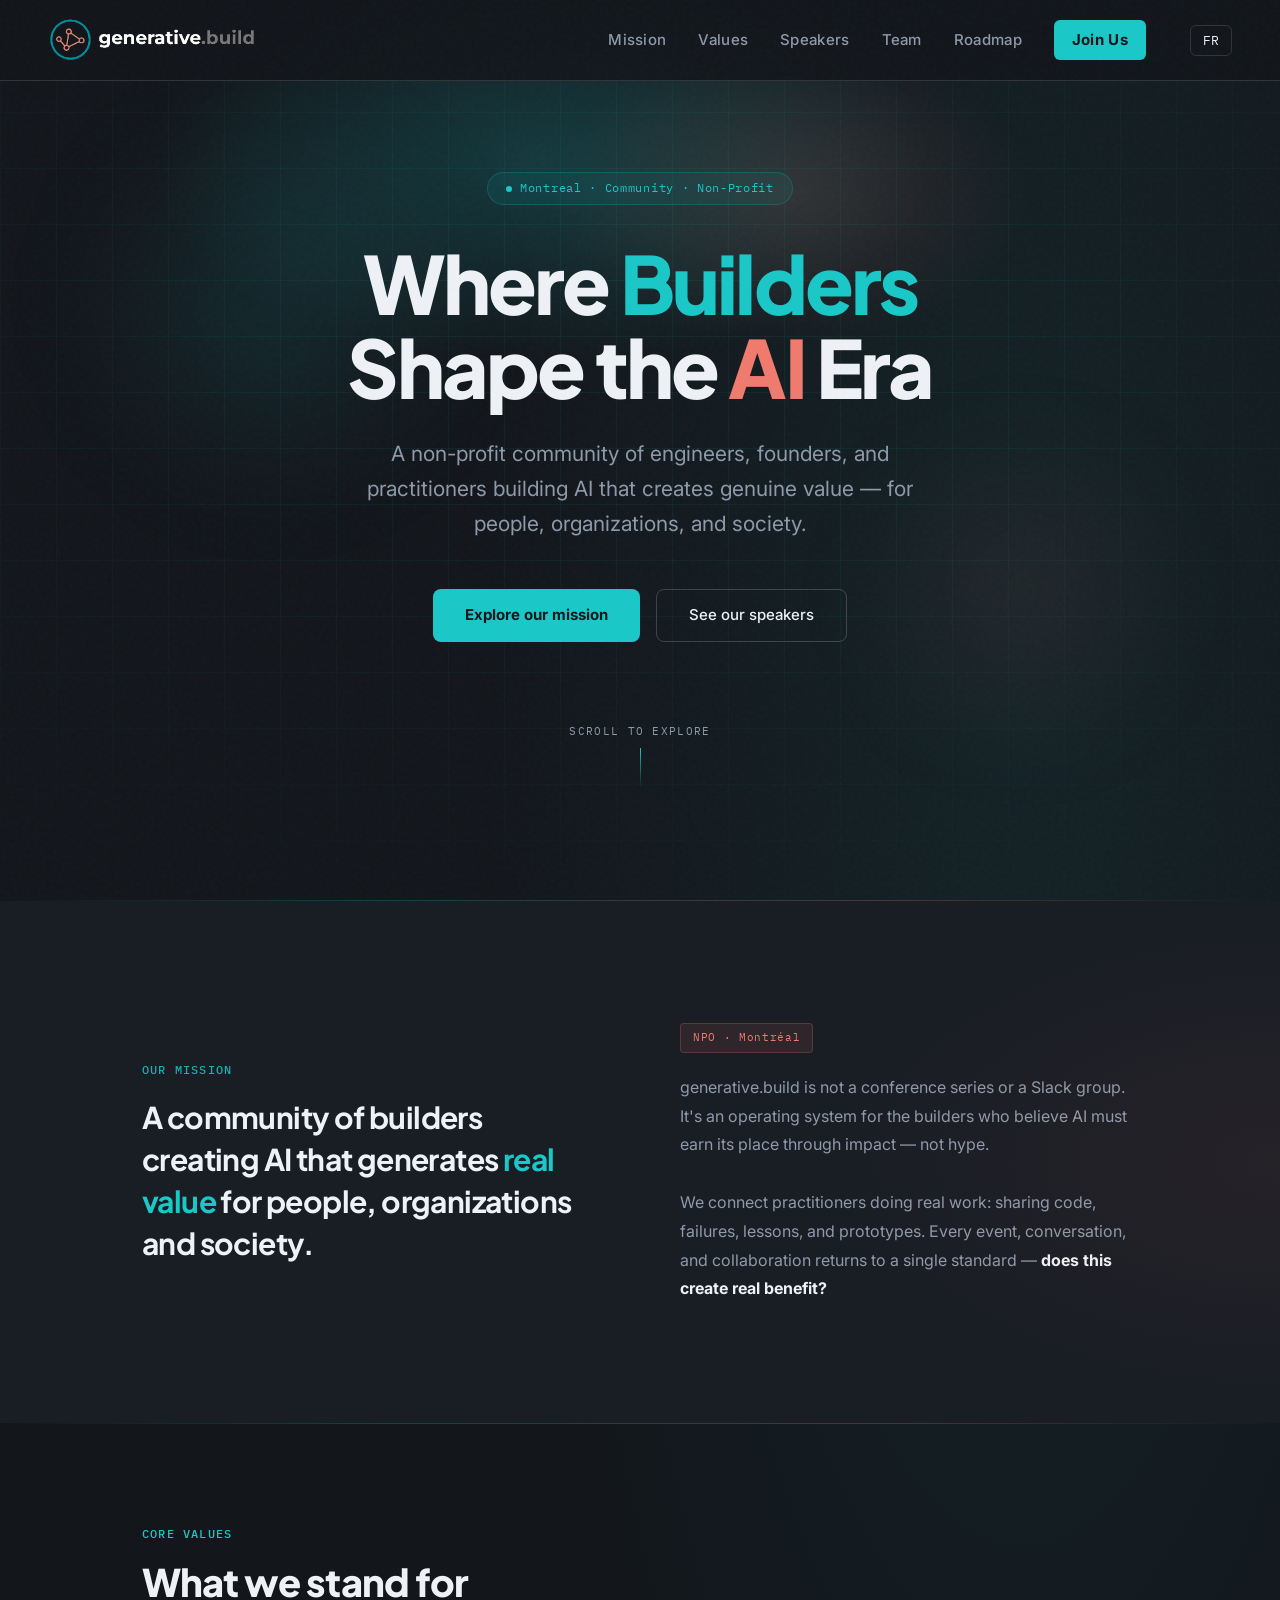
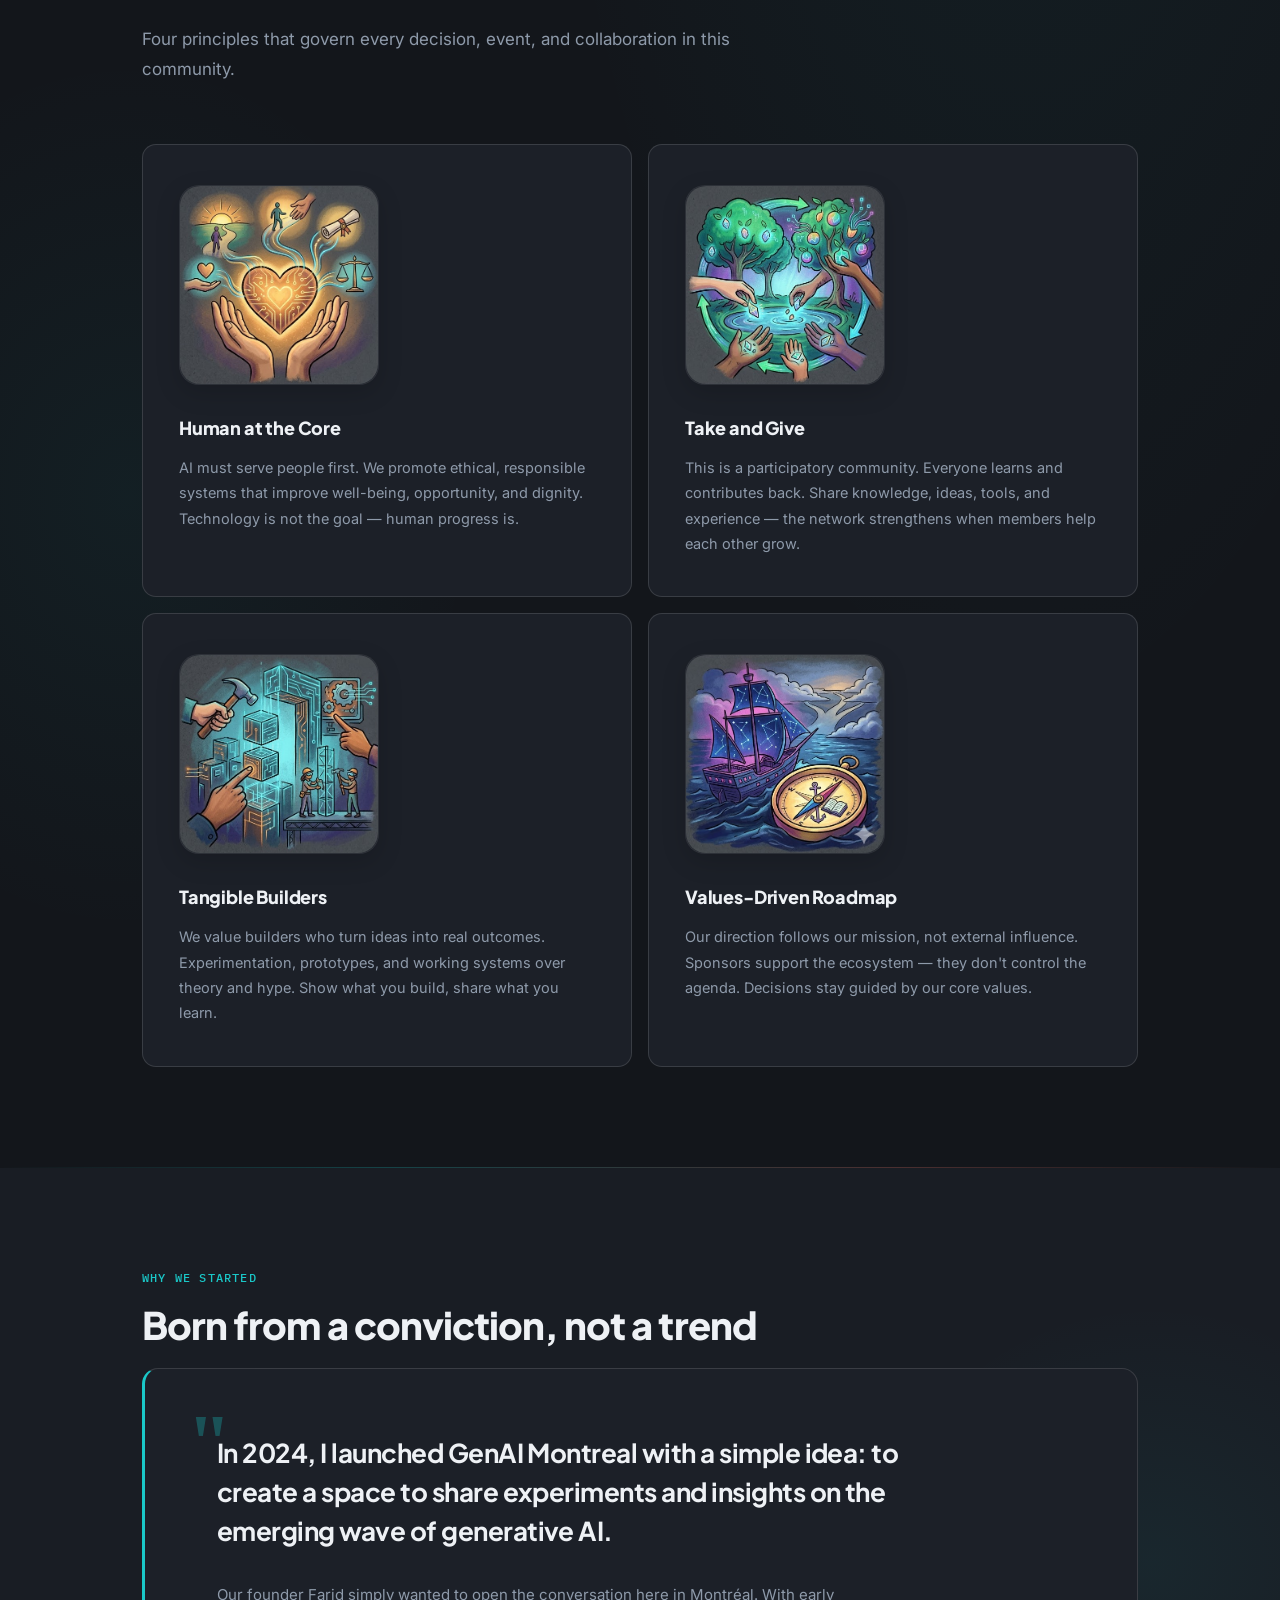
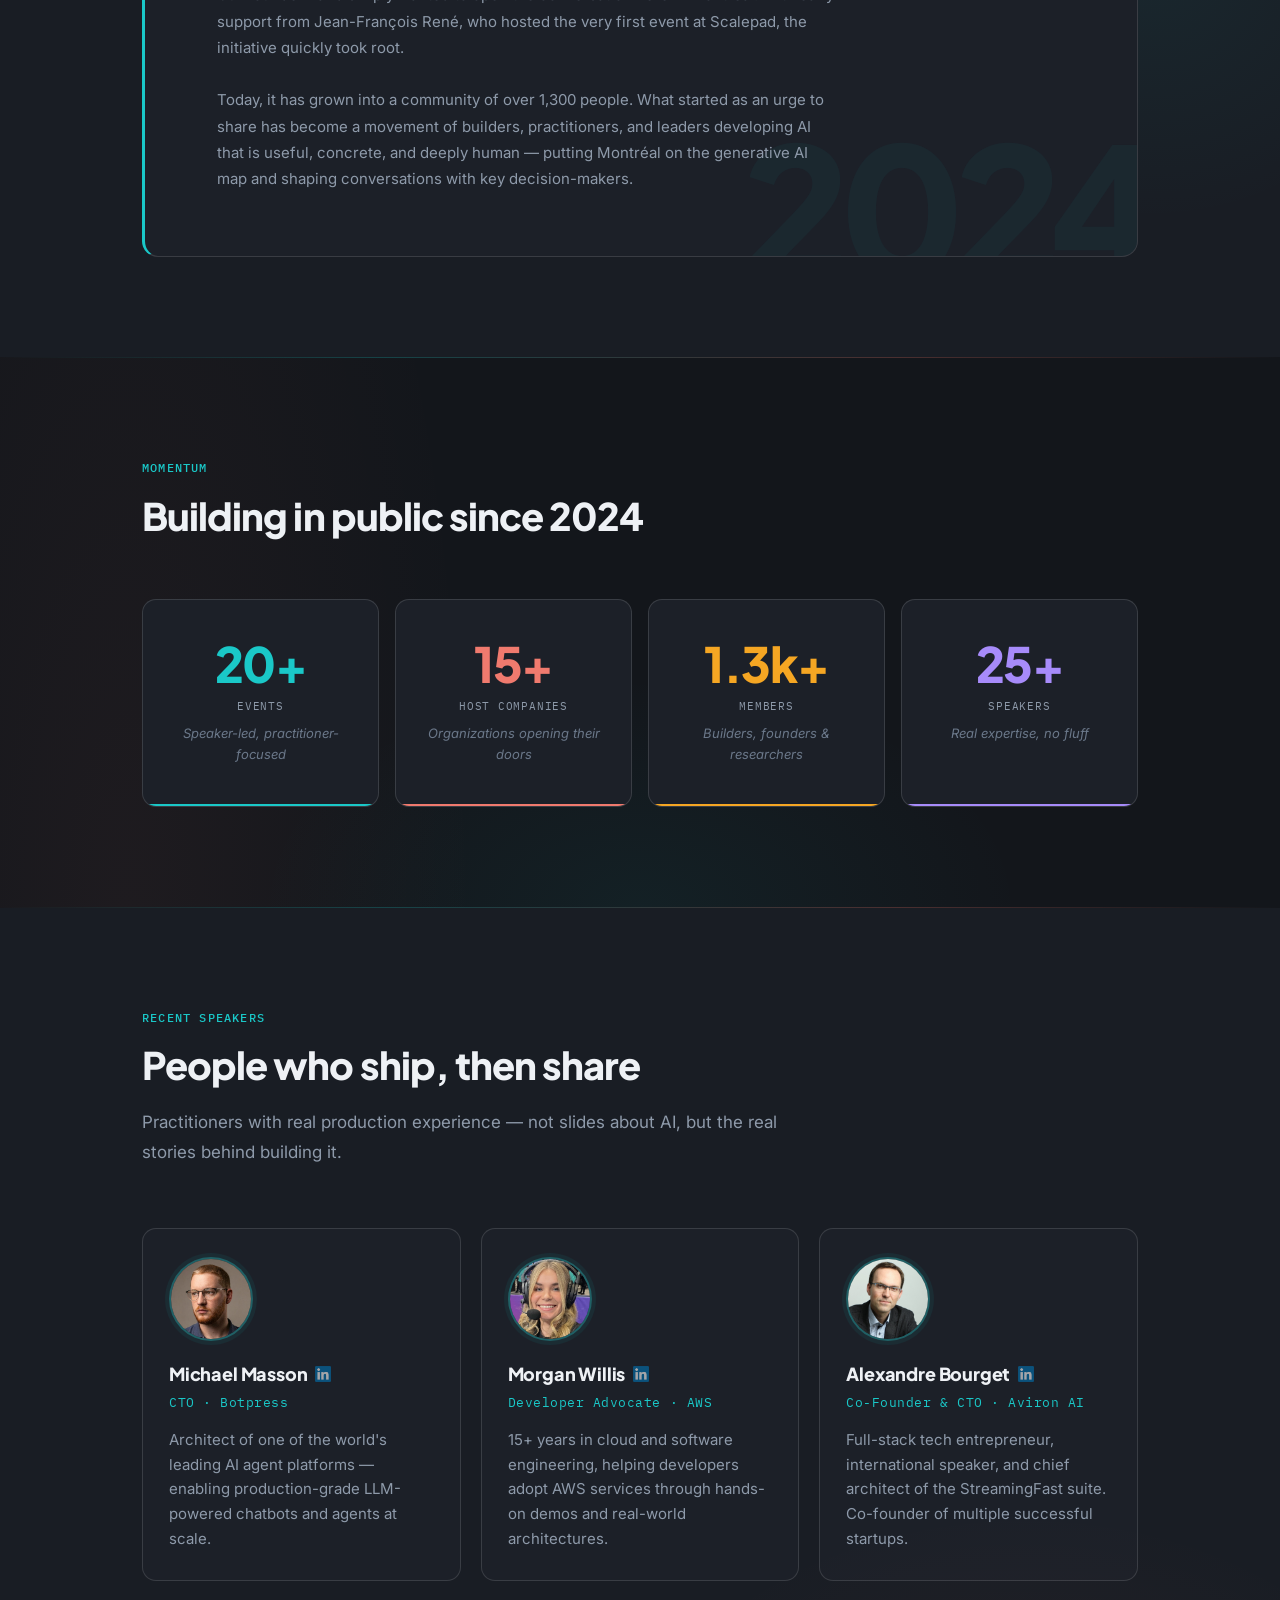
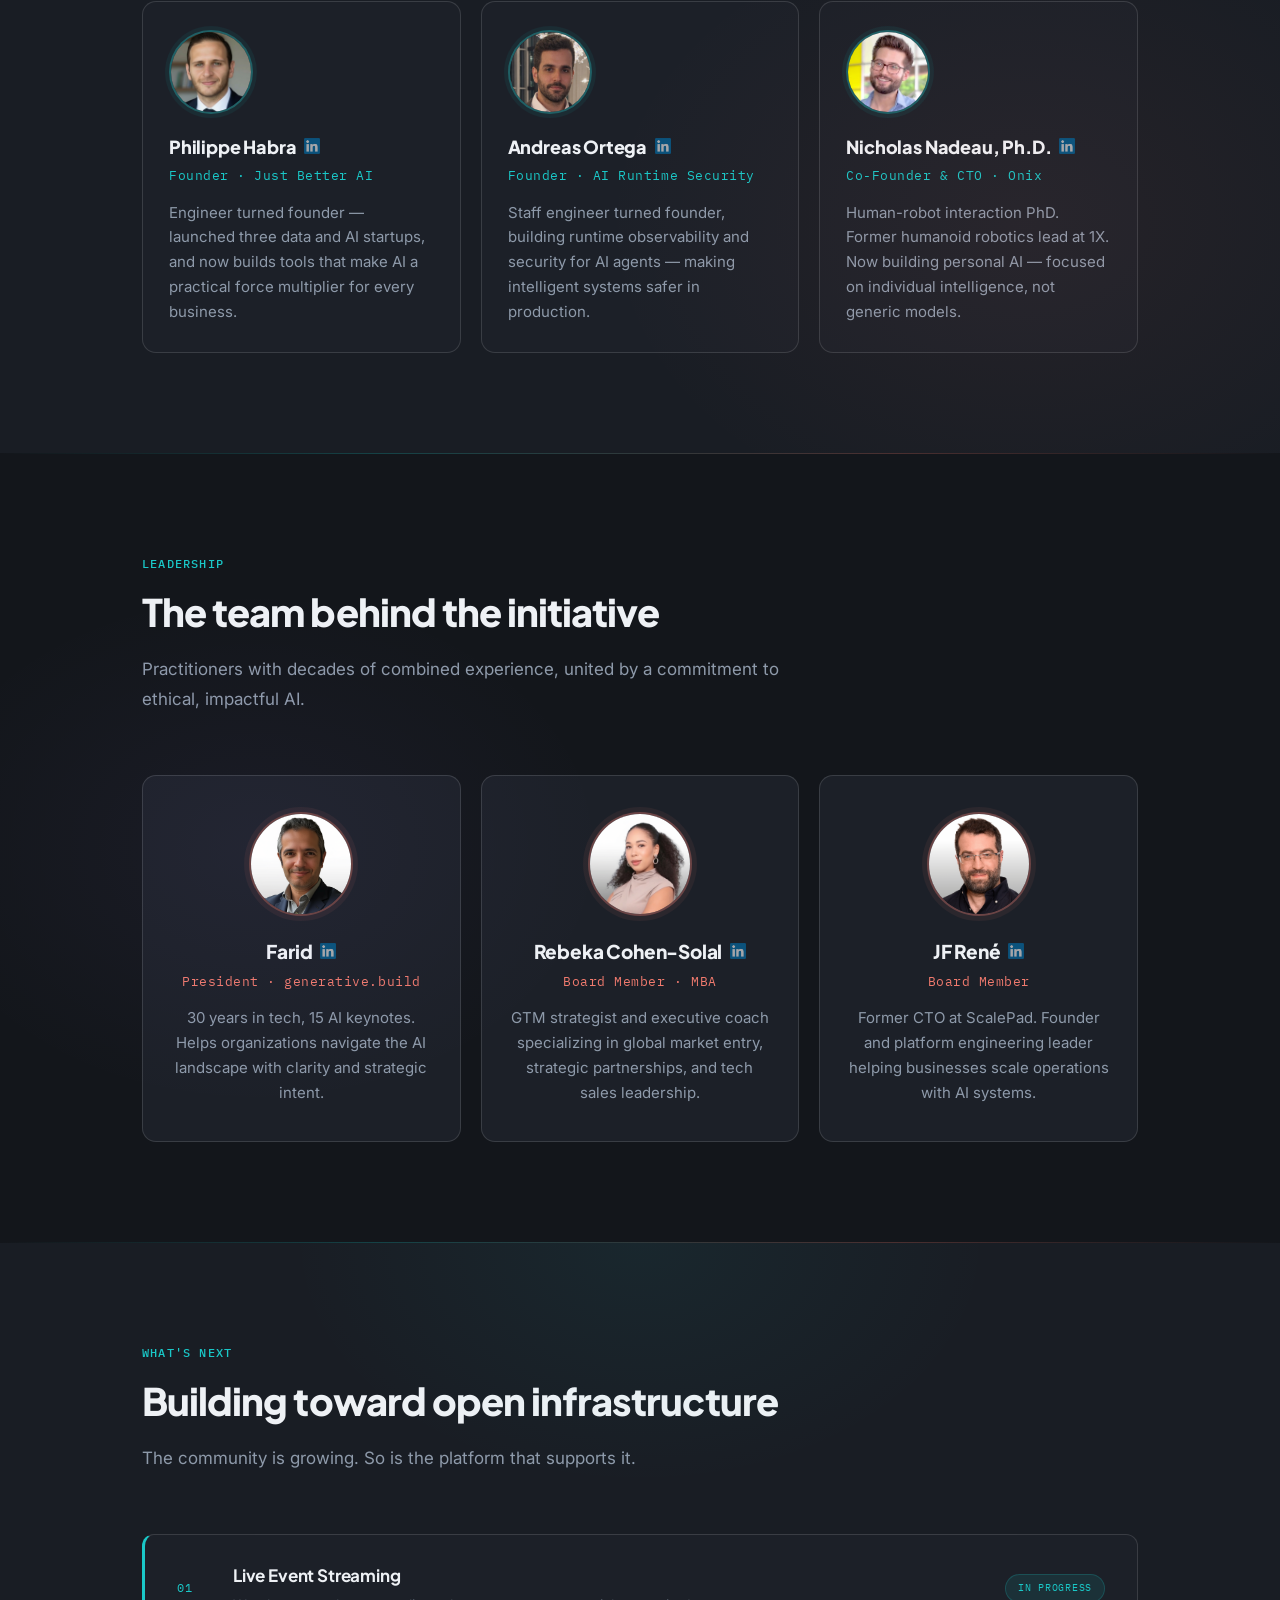
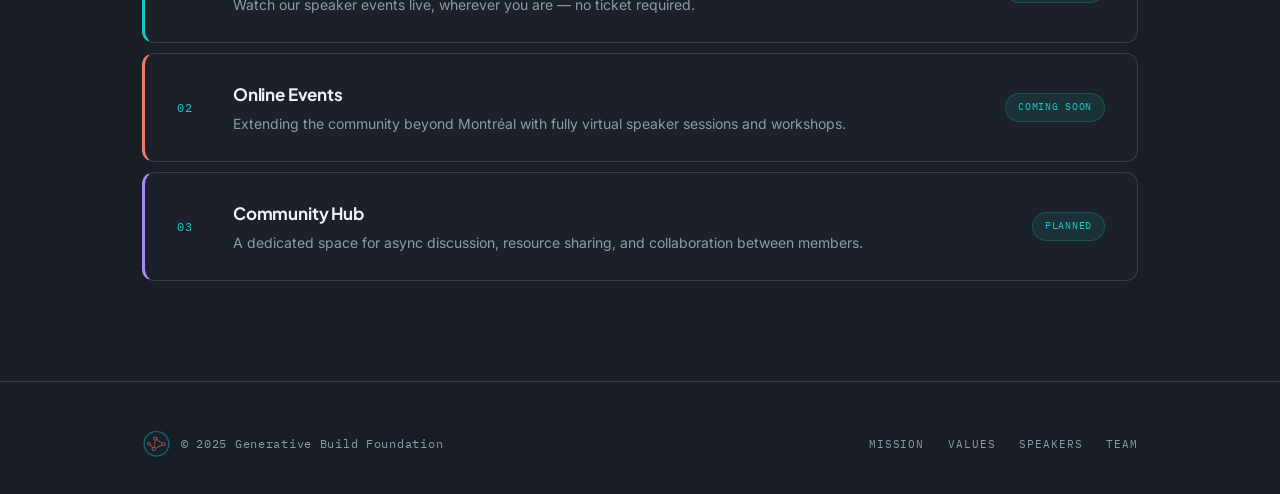
<file: src/index.html>
<!DOCTYPE html>
<html lang="en">
<head>
<meta charset="UTF-8"/>
<meta name="viewport" content="width=device-width, initial-scale=1.0"/>
<title>generative.build — Build AI That Matters</title>
<link rel="preconnect" href="https://fonts.googleapis.com"/>
<link rel="preconnect" href="https://fonts.gstatic.com" crossorigin/>
<link href="https://fonts.googleapis.com/css2?family=Plus+Jakarta+Sans:wght@400;500;600;700;800&family=Inter:wght@300;400;500&family=IBM+Plex+Mono:wght@400;500&display=swap" rel="stylesheet"/>
<style>
  html[lang="en"] [data-fr] { display: none !important; }
  html[lang="fr"] [data-en] { display: none !important; }
  *, *::before, *::after { box-sizing: border-box; margin: 0; padding: 0; }

  :root {
    --bg:        #13161b;
    --surface:   #1c2028;
    --surface2:  #232830;
    --surface3:  #191d24;
    --teal:      #1ac8c8;
    --teal-dim:  #0e9090;
    --coral:     #f07a6e;
    --coral-dim: #c25a50;
    --amber:     #f5a623;
    --white:     #eef1f5;
    --muted:     #8e9aaa;
    --muted2:    #6b788a;
    --border:    rgba(255,255,255,0.08);
    --border-bright: rgba(255,255,255,0.13);
    --font-display: 'Plus Jakarta Sans', sans-serif;
    --font-body:    'Inter', sans-serif;
    --font-mono:    'IBM Plex Mono', monospace;
  }

  html { scroll-behavior: smooth; }

  body {
    background: var(--bg);
    background-image:
      radial-gradient(ellipse 70% 40% at 80% 10%, rgba(26,200,200,0.07) 0%, transparent 60%),
      radial-gradient(ellipse 50% 30% at 10% 60%, rgba(240,122,110,0.05) 0%, transparent 55%);
    color: var(--white);
    font-family: var(--font-body);
    font-size: 17px;
    line-height: 1.65;
    overflow-x: hidden;
  }

  /* ── NOISE LAYER ── */
  body::before {
    content: '';
    position: fixed; inset: 0;
    background-image: url("data:image/svg+xml,%3Csvg viewBox='0 0 256 256' xmlns='http://www.w3.org/2000/svg'%3E%3Cfilter id='n'%3E%3CfeTurbulence type='fractalNoise' baseFrequency='0.9' numOctaves='4' stitchTiles='stitch'/%3E%3C/filter%3E%3Crect width='100%25' height='100%25' filter='url(%23n)' opacity='1'/%3E%3C/svg%3E");
    opacity: 0.025;
    pointer-events: none;
    z-index: 9999;
  }

  /* ── NAV ── */
  nav {
    position: fixed; top: 0; left: 0; right: 0; z-index: 100;
    display: flex; align-items: center; justify-content: space-between;
    padding: 18px 48px;
    background: rgba(19,22,27,0.85);
    backdrop-filter: blur(20px);
    border-bottom: 1px solid var(--border-bright);
  }
  .nav-logo {
    display: flex; align-items: center; gap: 12px;
    text-decoration: none;
  }
  .nav-logo img { height: 44px; }
  .nav-links { display: flex; align-items: center; gap: 32px; }
  .nav-links a {
    color: var(--muted); font-size: 15px; font-weight: 500;
    text-decoration: none; letter-spacing: 0.02em;
    transition: color .2s; font-family: var(--font-body);
  }
  .nav-links a:hover { color: var(--white); }
  .nav-cta {
    background: var(--teal); color: var(--bg) !important;
    padding: 8px 18px; border-radius: 6px; font-weight: 700 !important;
  }
  .nav-cta:hover { background: #0ec5c5 !important; color: var(--bg) !important; }

  .nav-btn-lang {
    background: transparent; border: 1px solid var(--border-bright);
    color: var(--white); font-family: var(--font-mono); font-size: 13px;
    padding: 6px 12px; border-radius: 6px; cursor: pointer;
    transition: background .2s; margin-left: 12px;
  }
  .nav-btn-lang:hover { background: rgba(255,255,255,0.1); }
  
  /* ── SECTION SCAFFOLDING ── */
  section { padding: 100px 0; }
  .container { max-width: 1060px; margin: 0 auto; padding: 0 32px; }
  .section-eyebrow {
    font-family: var(--font-mono);
    font-size: 12px; letter-spacing: 0.1em;
    text-transform: uppercase; color: var(--teal);
    margin-bottom: 16px; font-weight: 500;
    opacity: 0.85;
  }
  .section-title {
    font-family: var(--font-display);
    font-size: clamp(26px, 3.2vw, 38px);
    font-weight: 800; line-height: 1.18;
    letter-spacing: -0.025em;
    margin-bottom: 20px; color: var(--white);
  }
  .section-body {
    color: var(--muted); font-size: 17px; line-height: 1.75;
    max-width: 660px;
  }

  /* ── DIVIDER ── */
  .line-divider {
    width: 100%; height: 1px;
    background: linear-gradient(90deg, transparent, var(--teal) 30%, var(--coral) 70%, transparent);
    opacity: 0.25; margin: 0;
  }

  /* ═══════════════════════════════════ HERO ═══════════════════════════════════ */
  #hero {
    min-height: 100vh;
    display: flex; flex-direction: column; justify-content: center;
    padding: 140px 0 80px;
    position: relative; overflow: hidden;
  }
  .hero-grid-bg {
    position: absolute; inset: 0;
    background-image:
      linear-gradient(rgba(26,200,200,0.07) 1px, transparent 1px),
      linear-gradient(90deg, rgba(26,200,200,0.07) 1px, transparent 1px);
    background-size: 56px 56px;
    mask-image: radial-gradient(ellipse 90% 70% at 50% 40%, black 20%, transparent 100%);
    pointer-events: none;
  }
  .hero-glow {
    position: absolute; top: -160px; left: 50%; transform: translateX(-50%);
    width: 1000px; height: 640px;
    background:
      radial-gradient(ellipse 60% 50% at 40% 50%, rgba(26,200,200,0.2) 0%, transparent 65%),
      radial-gradient(ellipse 40% 40% at 65% 55%, rgba(240,122,110,0.14) 0%, transparent 60%);
    pointer-events: none;
  }
  .hero-inner { position: relative; text-align: center; }
  .hero-badge {
    display: inline-flex; align-items: center; gap: 8px;
    background: rgba(13,165,165,0.1); border: 1px solid rgba(13,165,165,0.3);
    color: var(--teal); font-family: var(--font-mono); font-size: 11.5px;
    letter-spacing: 0.06em; padding: 6px 18px; border-radius: 100px;
    margin-bottom: 36px; font-weight: 400; white-space: nowrap;
  }
  .hero-badge .pulse-dot { width: 6px; height: 6px; border-radius: 50%; background: var(--teal); animation: pulse 2s infinite; flex-shrink: 0; }
  @keyframes pulse {
    0%, 100% { opacity: 1; transform: scale(1); }
    50% { opacity: .4; transform: scale(.7); }
  }
  .hero-title {
    font-family: var(--font-display);
    font-size: clamp(44px, 6.5vw, 80px);
    font-weight: 800; line-height: 1.05;
    letter-spacing: -0.035em;
    margin-bottom: 28px;
  }
  .hero-title em { font-style: normal; color: var(--teal); }
  .hero-title .accent { color: var(--coral); }
  .hero-sub {
    font-size: clamp(17px, 2vw, 21px);
    color: var(--muted); max-width: 600px;
    margin: 0 auto 48px; line-height: 1.65;
  }
  .hero-actions { display: flex; gap: 16px; justify-content: center; flex-wrap: wrap; }
  .btn-primary {
    background: var(--teal); color: var(--bg);
    font-family: var(--font-body); font-weight: 700;
    font-size: 15px; padding: 14px 32px;
    border-radius: 8px; border: none; cursor: pointer;
    text-decoration: none; transition: background .2s, transform .15s;
    display: inline-block;
  }
  .btn-primary:hover { background: #0ec5c5; transform: translateY(-1px); }
  .btn-ghost {
    background: transparent; color: var(--white);
    font-family: var(--font-body); font-weight: 500;
    font-size: 15px; padding: 13px 32px;
    border-radius: 8px; border: 1px solid rgba(255,255,255,0.18); cursor: pointer;
    text-decoration: none; transition: border-color .2s, transform .15s;
    display: inline-block;
  }
  .btn-ghost:hover { border-color: rgba(255,255,255,0.45); transform: translateY(-1px); }
  .hero-scroll {
    margin-top: 80px; color: var(--muted);
    font-family: var(--font-mono); font-size: 11px; letter-spacing: 0.12em;
    text-transform: uppercase; display: flex; flex-direction: column;
    align-items: center; gap: 8px; animation: fadeIn 2s 1s both;
  }
  .hero-scroll::after {
    content: ''; width: 1px; height: 40px;
    background: linear-gradient(var(--teal), transparent);
  }
  @keyframes fadeIn { from { opacity: 0; } to { opacity: 1; } }

  /* ── HERO FLOATING ORBS ── */
  .hero-orb {
    position: absolute; border-radius: 50%;
    pointer-events: none; filter: blur(72px);
  }
  .hero-orb-1 {
    width: 340px; height: 340px;
    background: radial-gradient(circle, rgba(26,200,200,0.18) 0%, transparent 70%);
    top: 15%; left: 8%;
    animation: orbDrift1 14s ease-in-out infinite;
  }
  .hero-orb-2 {
    width: 260px; height: 260px;
    background: radial-gradient(circle, rgba(240,122,110,0.15) 0%, transparent 70%);
    bottom: 20%; right: 10%;
    animation: orbDrift2 18s ease-in-out infinite;
  }
  @keyframes orbDrift1 {
    0%, 100% { transform: translate(0, 0); }
    33%       { transform: translate(30px, -20px); }
    66%       { transform: translate(-15px, 25px); }
  }
  @keyframes orbDrift2 {
    0%, 100% { transform: translate(0, 0); }
    40%       { transform: translate(-25px, 20px); }
    70%       { transform: translate(20px, -15px); }
  }

  /* ═══════════════════════════════════ MISSION ═══════════════════════════════════ */
  #mission { padding: 120px 0; background: var(--surface3); position: relative; }
  #mission::before {
    content: ''; position: absolute; inset: 0; pointer-events: none;
    background: radial-gradient(ellipse 60% 80% at 100% 50%, rgba(240,122,110,0.06) 0%, transparent 60%);
  }
  .mission-layout {
    display: grid; grid-template-columns: 1fr 1fr; gap: 80px; align-items: center;
  }
  .mission-statement {
    font-family: var(--font-display);
    font-size: clamp(22px, 2.8vw, 30px);
    font-weight: 700; line-height: 1.4;
    color: var(--white); letter-spacing: -0.02em;
  }
  .mission-statement .hl { color: var(--teal); }
  .mission-right { color: var(--muted); font-size: 16px; line-height: 1.8; }
  .mission-tag {
    display: inline-block;
    background: rgba(232,114,106,0.1); border: 1px solid rgba(232,114,106,0.25);
    color: var(--coral); font-family: var(--font-mono); font-size: 11px;
    letter-spacing: 0.06em; padding: 4px 12px; border-radius: 4px; margin-bottom: 20px;
  }

  /* ═══════════════════════════════════ VALUES ═══════════════════════════════════ */
  #values { padding: 100px 0; position: relative; }
  #values::before {
    content: ''; position: absolute; inset: 0; pointer-events: none;
    background: radial-gradient(ellipse 50% 60% at 10% 50%, rgba(26,200,200,0.05) 0%, transparent 55%);
  }
  .values-grid {
    display: grid; grid-template-columns: 1fr 1fr; gap: 16px;
    margin-top: 60px;
  }
  .value-card {
    background: var(--surface); padding: 40px 36px;
    border: 1px solid var(--border-bright);
    border-radius: 14px;
    transition: background .3s, border-color .3s, transform .2s;
    position: relative; overflow: hidden;
  }
  .value-card::before {
    content: ''; position: absolute; top: 0; left: 0; right: 0; height: 2px;
    background: linear-gradient(90deg, var(--teal), var(--coral));
    opacity: 0; transition: opacity .3s;
  }
  .value-card:hover { background: var(--surface2); border-color: rgba(26,200,200,0.25); transform: translateY(-2px); }
  .value-card:hover::before { opacity: 1; }
  .value-icon {
    width: 200px; height: 200px; margin-bottom: 28px;
    border-radius: 20px;
    display: flex; align-items: center; justify-content: center;
    background: rgba(255,255,255,0.02);
    border: 1px solid rgba(255,255,255,0.06);
    box-shadow: 0 8px 24px rgba(0,0,0,0.15);
  }
  .value-icon img {
    width: 100%; height: 100%; object-fit: cover;
    border-radius: inherit;
  }
  .value-name {
    font-family: var(--font-display); font-size: 18px; font-weight: 800;
    letter-spacing: -0.01em; margin-bottom: 12px; color: var(--white);
  }
  .value-desc { color: var(--muted); font-size: 14.5px; line-height: 1.75; }

  /* ═══════════════════════════════════ ORIGIN ═══════════════════════════════════ */
  #origin { padding: 100px 0; background: var(--surface3); position: relative; }
  #origin::before {
    content: ''; position: absolute; inset: 0; pointer-events: none;
    background: radial-gradient(ellipse 40% 60% at 90% 50%, rgba(26,200,200,0.06) 0%, transparent 55%);
  }
  .origin-inner {
    background: var(--surface);
    border: 1px solid var(--border-bright);
    border-left: 3px solid var(--teal);
    border-radius: 16px; padding: 64px 72px;
    position: relative; overflow: hidden;
  }
  .origin-inner::after {
    content: '2024';
    font-family: var(--font-display); font-size: 180px; font-weight: 800;
    color: rgba(26,200,200,0.05); position: absolute;
    right: -20px; bottom: -40px; line-height: 1; pointer-events: none;
    letter-spacing: -0.06em;
  }
  .origin-quote {
    font-family: var(--font-display); font-size: clamp(20px, 2.5vw, 26px);
    font-weight: 700; line-height: 1.5; color: var(--white);
    letter-spacing: -0.02em; max-width: 700px;
    position: relative; z-index: 1;
  }
  .origin-quote::before {
    content: '"'; font-size: 80px; color: var(--teal); opacity: 0.3;
    line-height: 0; position: absolute; top: 10px; left: -30px;
    font-family: Georgia, serif;
  }
  .origin-caption {
    margin-top: 32px; color: var(--muted); font-size: 15px;
    line-height: 1.75; max-width: 620px; position: relative; z-index: 1;
  }

  /* ═══════════════════════════════════ IMPACT ═══════════════════════════════════ */
  #impact { padding: 100px 0; position: relative; }
  #impact::before {
    content: ''; position: absolute; inset: 0; pointer-events: none;
    background: radial-gradient(ellipse 50% 70% at 50% 100%, rgba(26,200,200,0.06) 0%, transparent 60%);
  }
  .stats-grid {
    display: grid; grid-template-columns: repeat(4, 1fr); gap: 16px;
    margin-top: 60px;
  }
  .stat-card {
    background: var(--surface);
    border: 1px solid var(--border-bright);
    border-radius: 14px;
    padding: 40px 28px;
    text-align: center; transition: background .3s, transform .2s;
    position: relative; overflow: hidden;
  }
  .stat-card:hover { background: var(--surface2); transform: translateY(-3px); }
  .stat-num {
    font-family: var(--font-display); font-size: clamp(36px, 3.8vw, 50px);
    font-weight: 800; line-height: 1;
    letter-spacing: -0.03em; margin-bottom: 8px;
  }
  .stat-card:nth-child(1) .stat-num { color: var(--teal); }
  .stat-card:nth-child(2) .stat-num { color: var(--coral); }
  .stat-card:nth-child(3) .stat-num { color: var(--amber); }
  .stat-card:nth-child(4) .stat-num { color: #a78bfa; }
  .stat-label {
    font-family: var(--font-mono); font-size: 11px; letter-spacing: 0.07em;
    text-transform: uppercase; color: var(--muted);
  }
  .stat-tagline {
    font-size: 13px; color: var(--muted2);
    margin-top: 8px; font-style: italic;
  }

  /* ═══════════════════════════════════ SPEAKERS ═══════════════════════════════════ */
  #speakers { padding: 100px 0; background: var(--surface3); position: relative; }
  #speakers::before {
    content: ''; position: absolute; inset: 0; pointer-events: none;
    background: radial-gradient(ellipse 60% 50% at 80% 80%, rgba(240,122,110,0.06) 0%, transparent 55%);
  }
  .speakers-grid {
    display: grid; grid-template-columns: repeat(3, 1fr); gap: 20px;
    margin-top: 60px;
  }
  .speaker-card {
    background: var(--surface); border: 1px solid var(--border-bright);
    border-radius: 14px; padding: 28px 26px;
    transition: border-color .3s, transform .22s, box-shadow .22s;
    display: flex; flex-direction: column;
    text-decoration: none; color: inherit;
  }
  .speaker-card:hover {
    border-color: rgba(26,200,200,0.4);
    transform: translateY(-4px);
    box-shadow: 0 16px 40px rgba(0,0,0,0.25);
  }
  .speaker-avatar {
    width: 84px; height: 84px; border-radius: 50%;
    border: 2px solid rgba(26,200,200,0.35);
    margin-bottom: 18px; overflow: hidden;
    background: var(--surface2);
    display: flex; align-items: center; justify-content: center;
    position: relative; flex-shrink: 0;
    box-shadow: 0 0 0 4px rgba(26,200,200,0.07);
  }
  .speaker-avatar-placeholder {
    width: 100%; height: 100%;
    background: linear-gradient(135deg, rgba(26,200,200,0.18), rgba(240,122,110,0.18));
    display: flex; align-items: center; justify-content: center;
  }
  .speaker-avatar-initials {
    font-family: var(--font-display); font-size: 20px; font-weight: 800;
    color: var(--teal);
  }
  .speaker-name {
    font-family: var(--font-display); font-size: 18px; font-weight: 800;
    color: var(--white); letter-spacing: -0.01em; margin-bottom: 4px;
    display: flex; align-items: center; gap: 8px;
  }
  .speaker-role {
    font-family: var(--font-mono); font-size: 13px; color: var(--teal);
    letter-spacing: 0.04em; margin-bottom: 14px;
  }
  .speaker-bio {
    font-size: 15px; color: var(--muted); line-height: 1.65;
    flex: 1;
  }

  /* ═══════════════════════════════════ BOARD ═══════════════════════════════════ */
  #board { padding: 100px 0; position: relative; }
  #board::before {
    content: ''; position: absolute; inset: 0; pointer-events: none;
    background: radial-gradient(ellipse 50% 60% at 20% 50%, rgba(167,139,250,0.05) 0%, transparent 55%);
  }
  .board-grid {
    display: grid; grid-template-columns: repeat(3, 1fr); gap: 20px;
    margin-top: 60px;
  }
  .board-card {
    background: var(--surface); border: 1px solid var(--border-bright);
    border-radius: 14px; padding: 36px 28px;
    transition: border-color .3s, transform .22s, box-shadow .22s;
    text-align: center; display: block;
    text-decoration: none; color: inherit;
  }
  .board-card:hover {
    border-color: rgba(240,122,110,0.4);
    transform: translateY(-4px);
    box-shadow: 0 16px 40px rgba(0,0,0,0.25);
  }
  .board-avatar {
    width: 104px; height: 104px; border-radius: 50%;
    border: 2px solid rgba(240,122,110,0.35);
    margin: 0 auto 20px; overflow: hidden;
    background: var(--surface2);
    display: flex; align-items: center; justify-content: center;
    position: relative;
    box-shadow: 0 0 0 5px rgba(240,122,110,0.07);
  }
  .board-avatar-inner {
    width: 100%; height: 100%;
    background: linear-gradient(135deg, rgba(240,122,110,0.18), rgba(26,200,200,0.12));
    display: flex; align-items: center; justify-content: center;
  }
  .board-initials {
    font-family: var(--font-display); font-size: 26px; font-weight: 800;
    color: var(--coral);
  }
  .board-name {
    font-family: var(--font-display); font-size: 19px; font-weight: 800;
    color: var(--white); letter-spacing: -0.01em; margin-bottom: 4px;
    display: flex; align-items: center; justify-content: center; gap: 8px;
  }
  .board-title {
    font-family: var(--font-mono); font-size: 13px; color: var(--coral);
    letter-spacing: 0.04em; margin-bottom: 14px;
  }
  .board-bio { font-size: 15px; color: var(--muted); line-height: 1.65; }

  /* Photo slot instructions */
  .photo-hint {
    position: absolute; inset: 0; border-radius: 50%;
    display: flex; align-items: center; justify-content: center;
    background: rgba(0,0,0,0.55); opacity: 0;
    transition: opacity .2s; font-size: 10px;
    color: var(--white); text-align: center; padding: 6px;
    font-family: var(--font-mono); letter-spacing: 0.04em;
    line-height: 1.3;
  }
  .board-card:hover .photo-hint,
  .speaker-card:hover .photo-hint { opacity: 1; }

  /* LinkedIn Icon */
  .ln-icon { width: 16px; height: 16px; opacity: 0.6; transition: opacity .2s, transform .2s; }
  .speaker-card:hover .ln-icon, .board-card:hover .ln-icon { opacity: 1; transform: scale(1.1); }

  /* ═══════════════════════════════════ ROADMAP ═══════════════════════════════════ */
  #roadmap { padding: 100px 0; background: var(--surface3); position: relative; }
  #roadmap::before {
    content: ''; position: absolute; inset: 0; pointer-events: none;
    background: radial-gradient(ellipse 50% 60% at 50% 0%, rgba(26,200,200,0.06) 0%, transparent 55%);
  }
  .roadmap-list {
    margin-top: 60px; display: flex; flex-direction: column; gap: 10px;
  }
  .roadmap-item {
    background: var(--surface); border: 1px solid var(--border-bright);
    border-radius: 12px; padding: 26px 32px;
    display: flex; align-items: center; gap: 28px;
    transition: background .3s, border-color .3s, transform .2s;
    cursor: default;
  }
  .roadmap-item:hover { background: var(--surface2); border-color: rgba(26,200,200,0.25); transform: translateX(4px); }
  .roadmap-num {
    font-family: var(--font-mono); font-size: 12px; color: var(--teal);
    letter-spacing: 0.06em; flex-shrink: 0; width: 28px;
  }
  .roadmap-content { flex: 1; }
  .roadmap-title {
    font-family: var(--font-display); font-size: 17px; font-weight: 700;
    color: var(--white); letter-spacing: -0.01em; margin-bottom: 4px;
  }
  .roadmap-desc { font-size: 14px; color: var(--muted); }
  .roadmap-badge {
    font-family: var(--font-mono); font-size: 10px; letter-spacing: 0.07em;
    text-transform: uppercase; padding: 5px 12px; border-radius: 100px;
    background: rgba(26,200,200,0.1); border: 1px solid rgba(26,200,200,0.2);
    color: var(--teal); flex-shrink: 0;
  }

  /* ═══════════════════════════════════ FOOTER ═══════════════════════════════════ */
  footer {
    border-top: 1px solid var(--border-bright);
    padding: 48px 0 36px;
    background: var(--surface3);
  }
  .footer-inner {
    display: flex; align-items: center; justify-content: space-between;
    flex-wrap: wrap; gap: 20px;
  }
  .footer-logo { display: flex; align-items: center; gap: 10px; }
  .footer-logo img { height: 28px; opacity: 0.7; }
  .footer-copy {
    font-family: var(--font-mono); font-size: 12px; color: var(--muted);
    letter-spacing: 0.06em;
  }
  .footer-links { display: flex; gap: 24px; }
  .footer-links a {
    font-family: var(--font-mono); font-size: 11px; color: var(--muted);
    text-decoration: none; letter-spacing: 0.08em; text-transform: uppercase;
    transition: color .2s;
  }
  .footer-links a:hover { color: var(--teal); }

  /* ═══════════════════════════════════ PHOTO PLACEHOLDER TOOLTIP ═══════════════════════════════════ */
  .avatar-wrap { position: relative; }

  /* ═══════════════════════════════════ RESPONSIVE ═══════════════════════════════════ */
  @media (max-width: 768px) {
    nav { padding: 16px 24px; }
    .nav-links { display: none; }
    .mission-layout { grid-template-columns: 1fr; gap: 40px; }
    .values-grid { grid-template-columns: 1fr; }
    .stats-grid { grid-template-columns: repeat(2, 1fr); }
    .speakers-grid { grid-template-columns: 1fr; }
    .board-grid { grid-template-columns: 1fr 1fr; }
    .origin-inner { padding: 40px 28px; }
    .origin-inner::after { font-size: 100px; }
    section { padding: 70px 0; }
  }
  @media (max-width: 520px) {
    .board-grid { grid-template-columns: 1fr; }
  }

  /* ── SCROLL REVEAL ── */
  .reveal {
    opacity: 0; transform: translateY(28px);
    transition: opacity .65s ease, transform .65s ease;
  }
  .reveal.visible { opacity: 1; transform: none; }

  /* ── STAGGERED CARD CHILDREN ── */
  .stagger-children > * {
    opacity: 0; transform: translateY(20px);
    transition: opacity .5s ease, transform .5s ease;
  }
  .stagger-children.visible > *:nth-child(1) { opacity: 1; transform: none; transition-delay: 0ms; }
  .stagger-children.visible > *:nth-child(2) { opacity: 1; transform: none; transition-delay: 80ms; }
  .stagger-children.visible > *:nth-child(3) { opacity: 1; transform: none; transition-delay: 160ms; }
  .stagger-children.visible > *:nth-child(4) { opacity: 1; transform: none; transition-delay: 240ms; }
  .stagger-children.visible > *:nth-child(5) { opacity: 1; transform: none; transition-delay: 320ms; }
  .stagger-children.visible > *:nth-child(6) { opacity: 1; transform: none; transition-delay: 400ms; }

  /* roadmap left accent per status */
  .roadmap-item:nth-child(1) { border-left: 3px solid var(--teal); }
  .roadmap-item:nth-child(2) { border-left: 3px solid var(--coral); }
  .roadmap-item:nth-child(3) { border-left: 3px solid #a78bfa; }

  /* per-card count bar colour */
  .stat-card:nth-child(1) .count-bar { background: var(--teal); }
  .stat-card:nth-child(2) .count-bar { background: var(--coral); }
  .stat-card:nth-child(3) .count-bar { background: var(--amber); }
  .stat-card:nth-child(4) .count-bar { background: #a78bfa; }
  .stat-num { transition: color .3s; }
  .stat-card { overflow: hidden; }
  .stat-card .count-bar {
    position: absolute; bottom: 0; left: 0; height: 2px;
    background: linear-gradient(90deg, var(--teal), var(--coral));
    width: 0; transition: width 1.2s ease;
  }
  .stat-card { position: relative; }
  .stat-card.counted .count-bar { width: 100%; }
</style>
</head>
<body>

<!-- NAV -->
<nav>
  <a href="#" class="nav-logo">
    <img src="./assets/logo-dark.png" alt="generative.build"/>
  </a>
  <div class="nav-links">
    <a href="#mission"><span data-en>Mission</span><span data-fr>Mission</span></a>
    <a href="#values"><span data-en>Values</span><span data-fr>Valeurs</span></a>
    <a href="#speakers"><span data-en>Speakers</span><span data-fr>Conférenciers</span></a>
    <a href="#board"><span data-en>Team</span><span data-fr>Équipe</span></a>
    <a href="#roadmap"><span data-en>Roadmap</span><span data-fr>Feuille de route</span></a>
    <a href="mailto:faridautomatic@gmail.com" class="nav-cta"><span data-en>Join Us</span><span data-fr>Rejoignez-nous</span></a>
    <button id="lang-toggle" class="nav-btn-lang">FR</button>
  </div>
</nav>

<!-- HERO -->
<section id="hero">
  <div class="hero-grid-bg"></div>
  <div class="hero-glow"></div>
  <div class="hero-orb hero-orb-1"></div>
  <div class="hero-orb hero-orb-2"></div>
  <div class="container">
    <div class="hero-inner">
      <div class="hero-badge">
        <span class="pulse-dot"></span> <span data-en>Montreal · Community · Non-Profit</span><span data-fr>Montréal · Communauté · OBNL</span>
      </div>
      <h1 class="hero-title">
        <span data-en>Where <em>Builders</em><br/>Shape the <span class="accent">AI</span> Era</span>
        <span data-fr>Où les <em>Bâtisseurs</em><br/>Façonnent l'Ère de <span class="accent">l'IA</span></span>
      </h1>
      <p class="hero-sub">
        <span data-en>A non-profit community of engineers, founders, and practitioners building AI that creates genuine value — for people, organizations, and society.</span>
        <span data-fr>Une communauté à but non lucratif d'ingénieurs, de fondateurs et de praticiens construisant une IA qui crée une véritable valeur — pour les individus, les organisations et la société.</span>
      </p>
      <div class="hero-actions">
        <a href="#mission" class="btn-primary"><span data-en>Explore our mission</span><span data-fr>Découvrir notre mission</span></a>
        <a href="#speakers" class="btn-ghost"><span data-en>See our speakers</span><span data-fr>Voir nos conférenciers</span></a>
      </div>
      <div class="hero-scroll"><span data-en>scroll to explore</span><span data-fr>défiler pour explorer</span></div>
    </div>
  </div>
</section>

<div class="line-divider"></div>

<!-- MISSION -->
<section id="mission">
  <div class="container">
    <div class="mission-layout">
      <div>
        <div class="section-eyebrow"><span data-en>Our Mission</span><span data-fr>Notre Mission</span></div>
        <h2 class="mission-statement">
          <span data-en>A community of builders creating AI that generates <span class="hl">real value</span> for people, organizations and society.</span>
          <span data-fr>Une communauté de bâtisseurs créant une IA qui génère une <span class="hl">valeur réelle</span> pour les personnes, les organisations et la société.</span>
        </h2>
      </div>
      <div class="mission-right">
        <div class="mission-tag"><span data-en>NPO · Montréal</span><span data-fr>OBNL · Montréal</span></div>
        <p>
          <span data-en>generative.build is not a conference series or a Slack group. It's an operating system for the builders who believe AI must earn its place through impact — not hype.</span>
          <span data-fr>generative.build n'est pas une série de conférences ou un groupe Slack. C'est un système d'exploitation pour les bâtisseurs qui croient que l'IA doit gagner sa place par son impact — et non par le battage médiatique (hype).</span>
        </p>
        <br/>
        <p>
          <span data-en>We connect practitioners doing real work: sharing code, failures, lessons, and prototypes. Every event, conversation, and collaboration returns to a single standard — <strong style="color:var(--white)">does this create real benefit?</strong></span>
          <span data-fr>Nous connectons des praticiens qui font un travail réel : partager du code, des échecs, des leçons et des prototypes. Chaque événement, conversation et collaboration ramène à une seule exigence — <strong style="color:var(--white)">est-ce que cela crée un bénéfice réel ?</strong></span>
        </p>
      </div>
    </div>
  </div>
</section>

<div class="line-divider"></div>

<!-- VALUES -->
<section id="values">
  <div class="container">
    <div class="section-eyebrow reveal"><span data-en>Core Values</span><span data-fr>Valeurs Fondamentales</span></div>
    <h2 class="section-title reveal"><span data-en>What we stand for</span><span data-fr>Ce que nous défendons</span></h2>
    <p class="section-body reveal"><span data-en>Four principles that govern every decision, event, and collaboration in this community.</span><span data-fr>Quatre principes qui régissent chaque décision, événement et collaboration au sein de cette communauté.</span></p>
    <div class="values-grid stagger-children reveal">
      <div class="value-card">
        <div class="value-icon"><img src="./assets/human.png" alt="Human at the Core" /></div>
        <div class="value-name"><span data-en>Human at the Core</span><span data-fr>L'Humain au Centre</span></div>
        <p class="value-desc"><span data-en>AI must serve people first. We promote ethical, responsible systems that improve well-being, opportunity, and dignity. Technology is not the goal — human progress is.</span><span data-fr>L'IA doit d'abord servir les gens. Nous promouvons des systèmes éthiques et responsables qui améliorent le bien-être, les opportunités et la dignité. La technologie n'est pas le but — le progrès humain l'est.</span></p>
      </div>
      <div class="value-card">
        <div class="value-icon"><img src="./assets/take-give.png" alt="Take and Give" /></div>
        <div class="value-name"><span data-en>Take and Give</span><span data-fr>Recevoir et Donner</span></div>
        <p class="value-desc"><span data-en>This is a participatory community. Everyone learns and contributes back. Share knowledge, ideas, tools, and experience — the network strengthens when members help each other grow.</span><span data-fr>C'est une communauté participative. Chacun apprend et redonne. Partagez vos connaissances, idées, outils et expériences — le réseau se renforce quand les membres s'entraident pour grandir.</span></p>
      </div>
      <div class="value-card">
        <div class="value-icon"><img src="./assets/builder.png" alt="Tangible Builders" /></div>
        <div class="value-name"><span data-en>Tangible Builders</span><span data-fr>Bâtisseurs Concrets</span></div>
        <p class="value-desc"><span data-en>We value builders who turn ideas into real outcomes. Experimentation, prototypes, and working systems over theory and hype. Show what you build, share what you learn.</span><span data-fr>Nous valorisons les bâtisseurs qui transforment des idées en résultats. L'expérimentation, les prototypes et les systèmes fonctionnels priment sur la théorie et le battage médiatique. Montrez ce que vous construisez, partagez ce que vous apprenez.</span></p>
      </div>
      <div class="value-card">
        <div class="value-icon"><img src="./assets/roadmap.png" alt="Values-Driven Roadmap" /></div>
        <div class="value-name"><span data-en>Values-Driven Roadmap</span><span data-fr>Feuille de Route Guidée par les Valeurs</span></div>
        <p class="value-desc"><span data-en>Our direction follows our mission, not external influence. Sponsors support the ecosystem — they don't control the agenda. Decisions stay guided by our core values.</span><span data-fr>Notre direction suit notre mission, pas les influences externes. Les commanditaires soutiennent l'écosystème — ils ne contrôlent pas l'agenda. Les décisions restent guidées par nos valeurs fondamentales.</span></p>
      </div>
    </div>
  </div>
</section>

<div class="line-divider"></div>

<!-- ORIGIN -->
<section id="origin">
  <div class="container">
    <div class="section-eyebrow reveal"><span data-en>Why We Started</span><span data-fr>Pourquoi Nous Avons Commencé</span></div>
    <h2 class="section-title reveal"><span data-en>Born from a conviction, not a trend</span><span data-fr>Né d'une conviction, pas d'une tendance</span></h2>
    <div class="origin-inner reveal">
      <p class="origin-quote">
        <span data-en>In 2024, I launched GenAI Montreal with a simple idea: to create a space to share experiments and insights on the emerging wave of generative AI.</span>
        <span data-fr>En 2024, j’ai lancé GenAI Montréal avec une idée simple : créer un espace pour partager, avec mes pairs, ce que je voyais émerger et les expérimentations que je menais autour de cette nouvelle vague qu’est l’IA générative.</span>
      </p>
      <p class="origin-caption">
        <span data-en>Our founder Farid simply wanted to open the conversation here in Montréal. With early support from Jean-François René, who hosted the very first event at Scalepad, the initiative quickly took root.
        <br/><br/>
        Today, it has grown into a community of over 1,300 people. What started as an urge to share has become a movement of builders, practitioners, and leaders developing AI that is useful, concrete, and deeply human — putting Montréal on the generative AI map and shaping conversations with key decision-makers.</span>
        <span data-fr>Au tout début, je n’avais pas vraiment de tribune, mais j’avais la conviction qu’il fallait ouvrir la conversation ici, à Montréal. Dès les premiers pas, Jean-François René a cru au projet et a accueilli notre tout premier événement chez Scalepad.
        <br/><br/>
        Aujourd’hui, cette initiative est devenue une communauté de plus de 1300 personnes. Ce qui était au départ un élan de partage est devenu un véritable mouvement de bâtisseurs, de praticiens et de leaders qui veulent développer une IA utile, concrète et profondément humaine. Mon ambition était de mettre Montréal sur la map de l’IA générative — et la croissance de la communauté, ainsi que les échanges que nous avons maintenant avec des décideurs, montrent que cette vision prend vie.</span>
      </p>
    </div>
  </div>
</section>

<div class="line-divider"></div>

<!-- IMPACT STATS -->
<section id="impact">
  <div class="container">
    <div class="section-eyebrow reveal"><span data-en>Momentum</span><span data-fr>Momentum</span></div>
    <h2 class="section-title reveal"><span data-en>Building in public since 2024</span><span data-fr>Bâtir en public depuis 2024</span></h2>
    <div class="stats-grid stagger-children reveal">
      <div class="stat-card">
        <div class="stat-num" data-target="20" data-suffix="+">0+</div>
        <div class="stat-label"><span data-en>Events</span><span data-fr>Événements</span></div>
        <div class="stat-tagline"><span data-en>Speaker-led, practitioner-focused</span><span data-fr>Menés par des conférenciers, axés sur la pratique</span></div>
        <div class="count-bar"></div>
      </div>
      <div class="stat-card">
        <div class="stat-num" data-target="15" data-suffix="+">0+</div>
        <div class="stat-label"><span data-en>Host Companies</span><span data-fr>Entreprises Hôtes</span></div>
        <div class="stat-tagline"><span data-en>Organizations opening their doors</span><span data-fr>Des organisations qui ouvrent leurs portes</span></div>
        <div class="count-bar"></div>
      </div>
      <div class="stat-card">
        <div class="stat-num" data-target="1300" data-suffix="+">0+</div>
        <div class="stat-label"><span data-en>Members</span><span data-fr>Membres</span></div>
        <div class="stat-tagline"><span data-en>Builders, founders &amp; researchers</span><span data-fr>Bâtisseurs, fondateurs et chercheurs</span></div>
        <div class="count-bar"></div>
      </div>
      <div class="stat-card">
        <div class="stat-num" data-target="25" data-suffix="+">0+</div>
        <div class="stat-label"><span data-en>Speakers</span><span data-fr>Conférenciers</span></div>
        <div class="stat-tagline"><span data-en>Real expertise, no fluff</span><span data-fr>Une véritable expertise, sans artifice</span></div>
        <div class="count-bar"></div>
      </div>
    </div>
  </div>
</section>

<div class="line-divider"></div>

<!-- SPEAKERS -->
<section id="speakers">
  <div class="container">
    <div class="section-eyebrow reveal"><span data-en>Recent Speakers</span><span data-fr>Conférenciers Récents</span></div>
    <h2 class="section-title reveal"><span data-en>People who ship, then share</span><span data-fr>Des gens qui livrent, puis partagent</span></h2>
    <p class="section-body reveal"><span data-en>Practitioners with real production experience — not slides about AI, but the real stories behind building it.</span><span data-fr>Des praticiens avec une réelle expérience de production — pas de présentations théoriques sur l'IA, mais les vraies histoires derrière sa construction.</span></p>
    <div class="speakers-grid stagger-children reveal">

      <!-- Speaker 1 -->
      <a href="https://www.linkedin.com/in/michaelmasson55/" target="_blank" rel="noopener noreferrer" class="speaker-card">
        <div class="avatar-wrap">
          <div class="speaker-avatar">
            <img src="./assets/michael-masson.png" alt="Michael Masson" style="width: 100%; height: 100%; object-fit: cover;" />
          </div>
        </div>
        <div class="speaker-name">Michael Masson <img src="./assets/ln.png" alt="LinkedIn" class="ln-icon" /></div>
        <div class="speaker-role">CTO · Botpress</div>
        <p class="speaker-bio"><span data-en>Architect of one of the world's leading AI agent platforms — enabling production-grade LLM-powered chatbots and agents at scale.</span><span data-fr>Architecte de l'une des principales plateformes d'agents IA au monde — permettant la création de chatbots et d'agents alimentés par des LLM à grande échelle et de niveau production.</span></p>
      </a>

      <!-- Speaker 2 -->
      <a href="https://www.linkedin.com/in/morganwilliscloud/" target="_blank" rel="noopener noreferrer" class="speaker-card">
        <div class="avatar-wrap">
          <div class="speaker-avatar">
            <img src="./assets/morgan-willis.png" alt="Morgan Willis" style="width: 100%; height: 100%; object-fit: cover;" />
          </div>
        </div>
        <div class="speaker-name">Morgan Willis <img src="./assets/ln.png" alt="LinkedIn" class="ln-icon" /></div>
        <div class="speaker-role"><span data-en>Developer Advocate</span><span data-fr>Avocate pour les développeurs</span> · AWS</div>
        <p class="speaker-bio"><span data-en>15+ years in cloud and software engineering, helping developers adopt AWS services through hands-on demos and real-world architectures.</span><span data-fr>Plus de 15 ans en cloud et ingénierie logicielle, aidant les développeurs à adopter les services AWS grâce à des démonstrations pratiques et des architectures du monde réel.</span></p>
      </a>

      <!-- Speaker 3 -->
      <a href="https://www.linkedin.com/in/alexandrebourget/" target="_blank" rel="noopener noreferrer" class="speaker-card">
        <div class="avatar-wrap">
          <div class="speaker-avatar">
            <img src="./assets/alexandre-bourget.jpeg" alt="Alexandre Bourget" style="width: 100%; height: 100%; object-fit: cover;" />
          </div>
        </div>
        <div class="speaker-name">Alexandre Bourget <img src="./assets/ln.png" alt="LinkedIn" class="ln-icon" /></div>
        <div class="speaker-role"><span data-en>Co-Founder & CTO</span><span data-fr>Co-fondateur et CTO</span> · Aviron AI</div>
        <p class="speaker-bio"><span data-en>Full-stack tech entrepreneur, international speaker, and chief architect of the StreamingFast suite. Co-founder of multiple successful startups.</span><span data-fr>Entrepreneur tech full-stack, conférencier international et architecte en chef de la suite StreamingFast. Co-fondateur de multiples startups à succès.</span></p>
      </a>

      <!-- Speaker 4 -->
      <a href="https://www.linkedin.com/in/philippe-habra-68410510a/" target="_blank" rel="noopener noreferrer" class="speaker-card">
        <div class="avatar-wrap">
          <div class="speaker-avatar">
            <img src="./assets/philippe-habra.png" alt="Philippe Habra" style="width: 100%; height: 100%; object-fit: cover;" />
          </div>
        </div>
        <div class="speaker-name">Philippe Habra <img src="./assets/ln.png" alt="LinkedIn" class="ln-icon" /></div>
        <div class="speaker-role"><span data-en>Founder</span><span data-fr>Fondateur</span> · Just Better AI</div>
        <p class="speaker-bio"><span data-en>Engineer turned founder — launched three data and AI startups, and now builds tools that make AI a practical force multiplier for every business.</span><span data-fr>Ingénieur devenu fondateur — a lancé trois startups en données et IA, et construit maintenant des outils qui font de l'IA un véritable multiplicateur de force pratique pour chaque entreprise.</span></p>
      </a>

      <!-- Speaker 5 -->
      <a href="https://www.linkedin.com/in/andreas-ortega-127965353/" target="_blank" rel="noopener noreferrer" class="speaker-card">
        <div class="avatar-wrap">
          <div class="speaker-avatar">
            <img src="./assets/andreas-ortega.png" alt="Andreas Ortega" style="width: 100%; height: 100%; object-fit: cover;" />
          </div>
        </div>
        <div class="speaker-name">Andreas Ortega <img src="./assets/ln.png" alt="LinkedIn" class="ln-icon" /></div>
        <div class="speaker-role"><span data-en>Founder</span><span data-fr>Fondateur</span> · AI Runtime Security</div>
        <p class="speaker-bio"><span data-en>Staff engineer turned founder, building runtime observability and security for AI agents — making intelligent systems safer in production.</span><span data-fr>Ingénieur principal devenu fondateur, développant l'observabilité et la sécurité d'exécution pour les agents IA — rendant les systèmes intelligents plus sûrs en production.</span></p>
      </a>

      <!-- Speaker 6 -->
      <a href="https://www.linkedin.com/in/engnadeau/" target="_blank" rel="noopener noreferrer" class="speaker-card">
        <div class="avatar-wrap">
          <div class="speaker-avatar">
            <img src="./assets/nicholas-nadeau.png" alt="Nicholas Nadeau, Ph.D." style="width: 100%; height: 100%; object-fit: cover;" />
          </div>
        </div>
        <div class="speaker-name">Nicholas Nadeau, Ph.D. <img src="./assets/ln.png" alt="LinkedIn" class="ln-icon" /></div>
        <div class="speaker-role"><span data-en>Co-Founder & CTO</span><span data-fr>Co-fondateur et CTO</span> · Onix</div>
        <p class="speaker-bio"><span data-en>Human-robot interaction PhD. Former humanoid robotics lead at 1X. Now building personal AI — focused on individual intelligence, not generic models.</span><span data-fr>Doctorat en interaction humain-robot. Ancien responsable de la robotique humanoïde chez 1X. Construit maintenant une IA personnelle — axée sur l'intelligence individuelle, et non sur des modèles génériques.</span></p>
      </a>

    </div>
  </div>
</section>

<div class="line-divider"></div>

<!-- BOARD -->
<section id="board">
  <div class="container">
    <div class="section-eyebrow reveal"><span data-en>Leadership</span><span data-fr>Leadership</span></div>
    <h2 class="section-title reveal"><span data-en>The team behind the initiative</span><span data-fr>L'équipe derrière l'initiative</span></h2>
    <p class="section-body reveal"><span data-en>Practitioners with decades of combined experience, united by a commitment to ethical, impactful AI.</span><span data-fr>Des praticiens avec des décennies d'expérience combinée, unis par un engagement envers une IA éthique et impactante.</span></p>
    <div class="board-grid stagger-children reveal">

      <a href="https://www.linkedin.com/in/farid-bellameche-6606332/" target="_blank" rel="noopener noreferrer" class="board-card">
        <div class="avatar-wrap" style="text-align:center;">
          <div class="board-avatar">
            <img src="./assets/farid.png" alt="Farid" style="width: 100%; height: 100%; object-fit: cover;" />
          </div>
        </div>
        <div class="board-name">Farid <img src="./assets/ln.png" alt="LinkedIn" class="ln-icon" /></div>
        <div class="board-title"><span data-en>President</span><span data-fr>Président</span> · generative.build</div>
        <p class="board-bio"><span data-en>30 years in tech, 15 AI keynotes. Helps organizations navigate the AI landscape with clarity and strategic intent.</span><span data-fr>30 ans dans la tech, 15 conférences (keynotes) sur l'IA. Aide les organisations à naviguer dans le paysage de l'IA avec clarté et intention stratégique.</span></p>
      </a>

      <a href="https://www.linkedin.com/in/rebekacohensolal/" target="_blank" rel="noopener noreferrer" class="board-card">
        <div class="avatar-wrap" style="text-align:center;">
          <div class="board-avatar">
            <img src="./assets/rebeka-cohen-solal.png" alt="Rebeka Cohen-Solal" style="width: 100%; height: 100%; object-fit: cover;" />
          </div>
        </div>
        <div class="board-name">Rebeka Cohen-Solal <img src="./assets/ln.png" alt="LinkedIn" class="ln-icon" /></div>
        <div class="board-title"><span data-en>Board Member</span><span data-fr>Membre du Conseil</span> · MBA</div>
        <p class="board-bio"><span data-en>GTM strategist and executive coach specializing in global market entry, strategic partnerships, and tech sales leadership.</span><span data-fr>Stratège GTM et coach exécutive spécialisée dans l'entrée sur les marchés mondiaux, les partenariats stratégiques et le leadership des ventes technologiques.</span></p>
      </a>

      <a href="https://www.linkedin.com/in/renejf/" target="_blank" rel="noopener noreferrer" class="board-card">
        <div class="avatar-wrap" style="text-align:center;">
          <div class="board-avatar">
            <img src="./assets/jf-rene.png" alt="JF René" style="width: 100%; height: 100%; object-fit: cover;" />
          </div>
        </div>
        <div class="board-name">JF René <img src="./assets/ln.png" alt="LinkedIn" class="ln-icon" /></div>
        <div class="board-title"><span data-en>Board Member</span><span data-fr>Membre du Conseil</span></div>
        <p class="board-bio"><span data-en>Former CTO at ScalePad. Founder and platform engineering leader helping businesses scale operations with AI systems.</span><span data-fr>Ancien CTO chez ScalePad. Fondateur et leader en ingénierie de plateformes aidant les entreprises à faire évoluer leurs opérations avec des systèmes d'IA.</span></p>
      </a>

    </div>
  </div>
</section>

<div class="line-divider"></div>

<!-- ROADMAP -->
<section id="roadmap">
  <div class="container">
    <div class="section-eyebrow reveal"><span data-en>What's Next</span><span data-fr>À Venir</span></div>
    <h2 class="section-title reveal"><span data-en>Building toward open infrastructure</span><span data-fr>Vers une infrastructure ouverte</span></h2>
    <p class="section-body reveal"><span data-en>The community is growing. So is the platform that supports it.</span><span data-fr>La communauté grandit. Tout comme la plateforme qui la soutient.</span></p>
    <div class="roadmap-list reveal">
      <div class="roadmap-item">
        <div class="roadmap-num">01</div>
        <div class="roadmap-content">
          <div class="roadmap-title"><span data-en>Live Event Streaming</span><span data-fr>Diffusion d'Événements en Direct</span></div>
          <p class="roadmap-desc"><span data-en>Watch our speaker events live, wherever you are — no ticket required.</span><span data-fr>Regardez nos événements en direct, où que vous soyez — aucun billet requis.</span></p>
        </div>
        <div class="roadmap-badge"><span data-en>In progress</span><span data-fr>En cours</span></div>
      </div>
      <div class="roadmap-item">
        <div class="roadmap-num">02</div>
        <div class="roadmap-content">
          <div class="roadmap-title"><span data-en>Online Events</span><span data-fr>Événements en Ligne</span></div>
          <p class="roadmap-desc"><span data-en>Extending the community beyond Montréal with fully virtual speaker sessions and workshops.</span><span data-fr>Étendre la communauté au-delà de Montréal avec des sessions de conférenciers et des ateliers entièrement virtuels.</span></p>
        </div>
        <div class="roadmap-badge"><span data-en>Coming soon</span><span data-fr>Bientôt disponible</span></div>
      </div>
      <div class="roadmap-item">
        <div class="roadmap-num">03</div>
        <div class="roadmap-content">
          <div class="roadmap-title"><span data-en>Community Hub</span><span data-fr>Hub Communautaire</span></div>
          <p class="roadmap-desc"><span data-en>A dedicated space for async discussion, resource sharing, and collaboration between members.</span><span data-fr>Un espace dédié pour les discussions asynchrones, le partage de ressources et la collaboration entre les membres.</span></p>
        </div>
        <div class="roadmap-badge"><span data-en>Planned</span><span data-fr>Planifié</span></div>
      </div>
    </div>
  </div>
</section>

<!-- FOOTER -->
<footer>
  <div class="container">
    <div class="footer-inner">
      <div class="footer-logo">
        <img src="./assets/logo-shape.png" alt="generative.build"/>
        <span class="footer-copy"><span data-en>© 2025 Generative Build Foundation</span><span data-fr>© 2025 Fondation Generative Build</span></span>
      </div>
      <div class="footer-links">
        <a href="#mission"><span data-en>Mission</span><span data-fr>Mission</span></a>
        <a href="#values"><span data-en>Values</span><span data-fr>Valeurs</span></a>
        <a href="#speakers"><span data-en>Speakers</span><span data-fr>Conférenciers</span></a>
        <a href="#board"><span data-en>Team</span><span data-fr>Équipe</span></a>
      </div>
    </div>
  </div>
</footer>

<script>
  // ── Scroll reveal + stagger
  const observer = new IntersectionObserver((entries) => {
    entries.forEach(e => {
      if (e.isIntersecting) {
        e.target.classList.add('visible');
        observer.unobserve(e.target);
      }
    });
  }, { threshold: 0.1, rootMargin: '0px 0px -40px 0px' });

  document.querySelectorAll('.reveal').forEach(el => observer.observe(el));

  // ── Counter animation
  function animateCount(el) {
    const target = parseInt(el.dataset.target, 10);
    const suffix = el.dataset.suffix || '';
    const duration = 1400;
    const start = performance.now();

    function format(n) {
      return n >= 1000 ? (n / 1000).toFixed(1).replace('.0','') + 'k' : Math.round(n).toString();
    }

    function step(now) {
      const elapsed = now - start;
      const progress = Math.min(elapsed / duration, 1);
      // Ease out cubic
      const eased = 1 - Math.pow(1 - progress, 3);
      el.textContent = format(eased * target) + suffix;
      if (progress < 1) requestAnimationFrame(step);
      else el.textContent = format(target) + suffix;
    }
    requestAnimationFrame(step);
  }

  const statsObserver = new IntersectionObserver((entries) => {
    entries.forEach(e => {
      if (e.isIntersecting) {
        // trigger count bar
        e.target.classList.add('counted');
        // animate number
        const num = e.target.querySelector('.stat-num[data-target]');
        if (num) animateCount(num);
        statsObserver.unobserve(e.target);
      }
    });
  }, { threshold: 0.4 });

  document.querySelectorAll('.stat-card').forEach(el => statsObserver.observe(el));

  // ── Language Toggle
  const langToggle = document.getElementById('lang-toggle');
  let currentLang = 'en';

  langToggle.addEventListener('click', () => {
    currentLang = currentLang === 'en' ? 'fr' : 'en';
    document.documentElement.lang = currentLang;
    langToggle.textContent = currentLang === 'en' ? 'FR' : 'EN';
  });
</script>
</body>
</html>
</file>
<file: assets/style.css>
html[lang="en"] [data-fr] { display: none !important; }
  html[lang="fr"] [data-en] { display: none !important; }
  *, *::before, *::after { box-sizing: border-box; margin: 0; padding: 0; }

  :root {
    --bg:        #13161b;
    --surface:   #1c2028;
    --surface2:  #232830;
    --surface3:  #191d24;
    --teal:      #1ac8c8;
    --teal-dim:  #0e9090;
    --coral:     #f07a6e;
    --coral-dim: #c25a50;
    --amber:     #f5a623;
    --white:     #eef1f5;
    --muted:     #8e9aaa;
    --muted2:    #6b788a;
    --border:    rgba(255,255,255,0.08);
    --border-bright: rgba(255,255,255,0.13);
    --font-display: 'Plus Jakarta Sans', sans-serif;
    --font-body:    'Inter', sans-serif;
    --font-mono:    'IBM Plex Mono', monospace;
  }

  html { scroll-behavior: smooth; }

  body {
    background: var(--bg);
    background-image:
      radial-gradient(ellipse 70% 40% at 80% 10%, rgba(26,200,200,0.07) 0%, transparent 60%),
      radial-gradient(ellipse 50% 30% at 10% 60%, rgba(240,122,110,0.05) 0%, transparent 55%);
    color: var(--white);
    font-family: var(--font-body);
    font-size: 17px;
    line-height: 1.65;
    overflow-x: hidden;
  }

  /* ── NOISE LAYER ── */
  body::before {
    content: '';
    position: fixed; inset: 0;
    background-image: url("data:image/svg+xml,%3Csvg viewBox='0 0 256 256' xmlns='http://www.w3.org/2000/svg'%3E%3Cfilter id='n'%3E%3CfeTurbulence type='fractalNoise' baseFrequency='0.9' numOctaves='4' stitchTiles='stitch'/%3E%3C/filter%3E%3Crect width='100%25' height='100%25' filter='url(%23n)' opacity='1'/%3E%3C/svg%3E");
    opacity: 0.025;
    pointer-events: none;
    z-index: 9999;
  }

  /* ── NAV ── */
  nav {
    position: fixed; top: 0; left: 0; right: 0; z-index: 100;
    display: flex; align-items: center; justify-content: space-between;
    padding: 18px 48px;
    background: rgba(19,22,27,0.85);
    backdrop-filter: blur(20px);
    border-bottom: 1px solid var(--border-bright);
  }
  .nav-logo {
    display: flex; align-items: center; gap: 12px;
    text-decoration: none;
  }
  .nav-logo img { height: 48px; }
  .nav-links { display: flex; align-items: center; gap: 32px; }
  .nav-links a {
    color: var(--muted); font-size: 15px; font-weight: 500;
    text-decoration: none; letter-spacing: 0.02em;
    transition: color .2s; font-family: var(--font-body);
  }
  .nav-links a:hover { color: var(--white); }
  .nav-cta {
    background: var(--teal); color: var(--bg) !important;
    padding: 8px 18px; border-radius: 6px; font-weight: 700 !important;
  }
  .nav-cta:hover { background: #0ec5c5 !important; color: var(--bg) !important; }

  .nav-btn-lang {
    background: transparent; border: 1px solid var(--border-bright);
    color: var(--white); font-family: var(--font-mono); font-size: 13px;
    padding: 6px 12px; border-radius: 6px; cursor: pointer;
    transition: background .2s; margin-left: 12px;
  }
  .nav-btn-lang:hover { background: rgba(255,255,255,0.1); }
  
  .nav-toggle {
    display: none;
    background: transparent;
    border: none;
    color: var(--white);
    cursor: pointer;
    padding: 4px;
  }
  
  /* ── SECTION SCAFFOLDING ── */
  section { padding: 100px 0; }
  .container { max-width: 1060px; margin: 0 auto; padding: 0 32px; }
  .section-eyebrow {
    font-family: var(--font-mono);
    font-size: 12px; letter-spacing: 0.1em;
    text-transform: uppercase; color: var(--teal);
    margin-bottom: 16px; font-weight: 500;
    opacity: 0.85;
  }
  .section-title {
    font-family: var(--font-display);
    font-size: clamp(26px, 3.2vw, 38px);
    font-weight: 800; line-height: 1.18;
    letter-spacing: -0.025em;
    margin-bottom: 20px; color: var(--white);
  }
  .section-body {
    color: var(--muted); font-size: 17px; line-height: 1.75;
    max-width: 660px;
  }

  /* ── DIVIDER ── */
  .line-divider {
    width: 100%; height: 1px;
    background: linear-gradient(90deg, transparent, var(--teal) 30%, var(--coral) 70%, transparent);
    opacity: 0.25; margin: 0;
  }

  /* ═══════════════════════════════════ HERO ═══════════════════════════════════ */
  #hero {
    min-height: 100vh;
    display: flex; flex-direction: column; justify-content: center;
    padding: 140px 0 80px;
    position: relative; overflow: hidden;
  }
  .hero-grid-bg {
    position: absolute; inset: 0;
    background-image:
      linear-gradient(rgba(26,200,200,0.07) 1px, transparent 1px),
      linear-gradient(90deg, rgba(26,200,200,0.07) 1px, transparent 1px);
    background-size: 56px 56px;
    mask-image: radial-gradient(ellipse 90% 70% at 50% 40%, black 20%, transparent 100%);
    pointer-events: none;
  }
  .hero-glow {
    position: absolute; top: -160px; left: 50%; transform: translateX(-50%);
    width: 1000px; height: 640px;
    background:
      radial-gradient(ellipse 60% 50% at 40% 50%, rgba(26,200,200,0.2) 0%, transparent 65%),
      radial-gradient(ellipse 40% 40% at 65% 55%, rgba(240,122,110,0.14) 0%, transparent 60%);
    pointer-events: none;
  }
  .hero-inner { position: relative; text-align: center; }
  .hero-badge {
    display: inline-flex; align-items: center; gap: 8px;
    background: rgba(13,165,165,0.1); border: 1px solid rgba(13,165,165,0.3);
    color: var(--teal); font-family: var(--font-mono); font-size: 11.5px;
    letter-spacing: 0.06em; padding: 6px 18px; border-radius: 100px;
    margin-bottom: 36px; font-weight: 400; white-space: nowrap;
  }
  .hero-badge .pulse-dot { width: 6px; height: 6px; border-radius: 50%; background: var(--teal); animation: pulse 2s infinite; flex-shrink: 0; }
  @keyframes pulse {
    0%, 100% { opacity: 1; transform: scale(1); }
    50% { opacity: .4; transform: scale(.7); }
  }
  .hero-title {
    font-family: var(--font-display);
    font-size: clamp(44px, 6.5vw, 80px);
    font-weight: 800; line-height: 1.05;
    letter-spacing: -0.035em;
    margin-bottom: 28px;
  }
  .hero-title em { font-style: normal; color: var(--teal); }
  .hero-title .accent { color: var(--coral); }
  .hero-sub {
    font-size: clamp(17px, 2vw, 21px);
    color: var(--muted); max-width: 600px;
    margin: 0 auto 48px; line-height: 1.65;
  }
  .hero-actions { display: flex; gap: 16px; justify-content: center; flex-wrap: wrap; }
  .btn-primary {
    background: var(--teal); color: var(--bg);
    font-family: var(--font-body); font-weight: 700;
    font-size: 15px; padding: 14px 32px;
    border-radius: 8px; border: none; cursor: pointer;
    text-decoration: none; transition: background .2s, transform .15s;
    display: inline-block;
  }
  .btn-primary:hover { background: #0ec5c5; transform: translateY(-1px); }
  .btn-ghost {
    background: transparent; color: var(--white);
    font-family: var(--font-body); font-weight: 500;
    font-size: 15px; padding: 13px 32px;
    border-radius: 8px; border: 1px solid rgba(255,255,255,0.18); cursor: pointer;
    text-decoration: none; transition: border-color .2s, transform .15s;
    display: inline-block;
  }
  .btn-ghost:hover { border-color: rgba(255,255,255,0.45); transform: translateY(-1px); }
  .hero-scroll {
    margin-top: 80px; color: var(--muted);
    font-family: var(--font-mono); font-size: 11px; letter-spacing: 0.12em;
    text-transform: uppercase; display: flex; flex-direction: column;
    align-items: center; gap: 8px; animation: fadeIn 2s 1s both;
  }
  .hero-scroll::after {
    content: ''; width: 1px; height: 40px;
    background: linear-gradient(var(--teal), transparent);
  }
  @keyframes fadeIn { from { opacity: 0; } to { opacity: 1; } }

  /* ── HERO FLOATING ORBS ── */
  .hero-orb {
    position: absolute; border-radius: 50%;
    pointer-events: none; filter: blur(72px);
  }
  .hero-orb-1 {
    width: 340px; height: 340px;
    background: radial-gradient(circle, rgba(26,200,200,0.18) 0%, transparent 70%);
    top: 15%; left: 8%;
    animation: orbDrift1 14s ease-in-out infinite;
  }
  .hero-orb-2 {
    width: 260px; height: 260px;
    background: radial-gradient(circle, rgba(240,122,110,0.15) 0%, transparent 70%);
    bottom: 20%; right: 10%;
    animation: orbDrift2 18s ease-in-out infinite;
  }
  @keyframes orbDrift1 {
    0%, 100% { transform: translate(0, 0); }
    33%       { transform: translate(30px, -20px); }
    66%       { transform: translate(-15px, 25px); }
  }
  @keyframes orbDrift2 {
    0%, 100% { transform: translate(0, 0); }
    40%       { transform: translate(-25px, 20px); }
    70%       { transform: translate(20px, -15px); }
  }

  /* ═══════════════════════════════════ MISSION ═══════════════════════════════════ */
  #mission { padding: 120px 0; background: var(--surface3); position: relative; }
  #mission::before {
    content: ''; position: absolute; inset: 0; pointer-events: none;
    background: radial-gradient(ellipse 60% 80% at 100% 50%, rgba(240,122,110,0.06) 0%, transparent 60%);
  }
  .mission-layout {
    display: grid; grid-template-columns: 1fr 1fr; gap: 80px; align-items: center;
  }
  .mission-statement {
    font-family: var(--font-display);
    font-size: clamp(22px, 2.8vw, 30px);
    font-weight: 700; line-height: 1.4;
    color: var(--white); letter-spacing: -0.02em;
  }
  .mission-statement .hl { color: var(--teal); }
  .mission-right { color: var(--muted); font-size: 16px; line-height: 1.8; }
  .mission-tag {
    display: inline-block;
    background: rgba(232,114,106,0.1); border: 1px solid rgba(232,114,106,0.25);
    color: var(--coral); font-family: var(--font-mono); font-size: 11px;
    letter-spacing: 0.06em; padding: 4px 12px; border-radius: 4px; margin-bottom: 20px;
  }

  /* ═══════════════════════════════════ VALUES ═══════════════════════════════════ */
  #values { padding: 100px 0; position: relative; }
  #values::before {
    content: ''; position: absolute; inset: 0; pointer-events: none;
    background: radial-gradient(ellipse 50% 60% at 10% 50%, rgba(26,200,200,0.05) 0%, transparent 55%);
  }
  .values-grid {
    display: grid; grid-template-columns: 1fr 1fr; gap: 16px;
    margin-top: 60px;
  }
  .value-card {
    background: var(--surface); padding: 40px 36px;
    border: 1px solid var(--border-bright);
    border-radius: 14px;
    transition: background .3s, border-color .3s, transform .2s;
    position: relative; overflow: hidden;
  }
  .value-card::before {
    content: ''; position: absolute; top: 0; left: 0; right: 0; height: 2px;
    background: linear-gradient(90deg, var(--teal), var(--coral));
    opacity: 0; transition: opacity .3s;
  }
  .value-card:hover { background: var(--surface2); border-color: rgba(26,200,200,0.25); transform: translateY(-2px); }
  .value-card:hover::before { opacity: 1; }
  .value-icon {
    width: 200px; height: 200px; margin-bottom: 28px;
    border-radius: 20px;
    display: flex; align-items: center; justify-content: center;
    background: rgba(255,255,255,0.02);
    border: 1px solid rgba(255,255,255,0.06);
    box-shadow: 0 8px 24px rgba(0,0,0,0.15);
  }
  .value-icon img {
    width: 100%; height: 100%; object-fit: cover;
    border-radius: inherit;
  }
  .value-name {
    font-family: var(--font-display); font-size: 18px; font-weight: 800;
    letter-spacing: -0.01em; margin-bottom: 12px; color: var(--white);
  }
  .value-desc { color: var(--muted); font-size: 14.5px; line-height: 1.75; }

  /* ═══════════════════════════════════ ORIGIN ═══════════════════════════════════ */
  #origin { padding: 100px 0; background: var(--surface3); position: relative; }
  #origin::before {
    content: ''; position: absolute; inset: 0; pointer-events: none;
    background: radial-gradient(ellipse 40% 60% at 90% 50%, rgba(26,200,200,0.06) 0%, transparent 55%);
  }
  .origin-inner {
    background: var(--surface);
    border: 1px solid var(--border-bright);
    border-left: 3px solid var(--teal);
    border-radius: 16px; padding: 64px 72px;
    position: relative; overflow: hidden;
  }
  .origin-inner::after {
    content: 'Generative';
    font-family: var(--font-display); font-size: 120px; font-weight: 800;
    color: rgba(26,200,200,0.05); position: absolute;
    right: 20px; bottom: -20px; line-height: 1; pointer-events: none;
    letter-spacing: -0.06em; white-space: nowrap;
  }
  .origin-quote {
    font-family: var(--font-display); font-size: clamp(20px, 2.5vw, 26px);
    font-weight: 700; line-height: 1.5; color: var(--white);
    letter-spacing: -0.02em; max-width: 700px;
    position: relative; z-index: 1;
  }
  .origin-quote::before {
    content: '"'; font-size: 80px; color: var(--teal); opacity: 0.3;
    line-height: 0; position: absolute; top: 10px; left: -30px;
    font-family: Georgia, serif;
  }
  .origin-author {
    display: flex; align-items: center; gap: 16px;
    margin-top: 28px; position: relative; z-index: 1;
  }
  .origin-avatar {
    width: 56px; height: 56px; border-radius: 50%;
    border: 2px solid rgba(26,200,200,0.35);
    object-fit: cover;
  }
  .origin-author-name {
    font-family: var(--font-display); font-size: 16px; font-weight: 800;
    color: var(--white); margin-bottom: 2px;
  }
  .origin-author-role {
    font-family: var(--font-mono); font-size: 12px; color: var(--teal);
    letter-spacing: 0.04em;
  }
  .origin-caption {
    margin-top: 36px; padding-top: 32px; border-top: 1px solid var(--border-bright);
    color: var(--muted); font-size: 15px;
    line-height: 1.75; max-width: 620px; position: relative; z-index: 1;
  }

  /* ═══════════════════════════════════ IMPACT ═══════════════════════════════════ */
  #impact { padding: 100px 0; position: relative; }
  #impact::before {
    content: ''; position: absolute; inset: 0; pointer-events: none;
    background: radial-gradient(ellipse 50% 70% at 50% 100%, rgba(26,200,200,0.06) 0%, transparent 60%);
  }
  .stats-grid {
    display: grid; grid-template-columns: repeat(4, 1fr); gap: 16px;
    margin-top: 60px;
  }
  .stat-card {
    background: var(--surface);
    border: 1px solid var(--border-bright);
    border-radius: 14px;
    padding: 40px 28px;
    text-align: center; transition: background .3s, transform .2s;
    position: relative; overflow: hidden;
  }
  .stat-card:hover { background: var(--surface2); transform: translateY(-3px); }
  .stat-num {
    font-family: var(--font-display); font-size: clamp(36px, 3.8vw, 50px);
    font-weight: 800; line-height: 1;
    letter-spacing: -0.03em; margin-bottom: 8px;
  }
  .stat-card:nth-child(1) .stat-num { color: var(--teal); }
  .stat-card:nth-child(2) .stat-num { color: var(--coral); }
  .stat-card:nth-child(3) .stat-num { color: var(--amber); }
  .stat-card:nth-child(4) .stat-num { color: #a78bfa; }
  .stat-label {
    font-family: var(--font-mono); font-size: 11px; letter-spacing: 0.07em;
    text-transform: uppercase; color: var(--muted);
  }
  .stat-tagline {
    font-size: 13px; color: var(--muted2);
    margin-top: 8px; font-style: italic;
  }

  /* ═══════════════════════════════════ SPEAKERS ═══════════════════════════════════ */
  #speakers { padding: 100px 0; background: var(--surface3); position: relative; }
  #speakers::before {
    content: ''; position: absolute; inset: 0; pointer-events: none;
    background: radial-gradient(ellipse 60% 50% at 80% 80%, rgba(240,122,110,0.06) 0%, transparent 55%);
  }
  .speakers-grid {
    display: grid; grid-template-columns: repeat(3, 1fr); gap: 20px;
    margin-top: 60px;
  }
  .speaker-card {
    background: var(--surface); border: 1px solid var(--border-bright);
    border-radius: 14px; padding: 28px 26px;
    transition: border-color .3s, transform .22s, box-shadow .22s;
    display: flex; flex-direction: column;
    text-decoration: none; color: inherit;
  }
  .speaker-card:hover {
    border-color: rgba(26,200,200,0.4);
    transform: translateY(-4px);
    box-shadow: 0 16px 40px rgba(0,0,0,0.25);
  }
  .speaker-avatar {
    width: 84px; height: 84px; border-radius: 50%;
    border: 2px solid rgba(26,200,200,0.35);
    margin-bottom: 18px; overflow: hidden;
    background: var(--surface2);
    display: flex; align-items: center; justify-content: center;
    position: relative; flex-shrink: 0;
    box-shadow: 0 0 0 4px rgba(26,200,200,0.07);
  }
  .speaker-avatar-placeholder {
    width: 100%; height: 100%;
    background: linear-gradient(135deg, rgba(26,200,200,0.18), rgba(240,122,110,0.18));
    display: flex; align-items: center; justify-content: center;
  }
  .speaker-avatar-initials {
    font-family: var(--font-display); font-size: 20px; font-weight: 800;
    color: var(--teal);
  }
  .speaker-name {
    font-family: var(--font-display); font-size: 18px; font-weight: 800;
    color: var(--white); letter-spacing: -0.01em; margin-bottom: 4px;
    display: flex; align-items: center; gap: 8px;
  }
  .speaker-role {
    font-family: var(--font-mono); font-size: 13px; color: var(--teal);
    letter-spacing: 0.04em; margin-bottom: 14px;
  }
  .speaker-bio {
    font-size: 15px; color: var(--muted); line-height: 1.65;
    flex: 1;
  }

  /* ═══════════════════════════════════ BOARD ═══════════════════════════════════ */
  #board { padding: 100px 0; position: relative; }
  #board::before {
    content: ''; position: absolute; inset: 0; pointer-events: none;
    background: radial-gradient(ellipse 50% 60% at 20% 50%, rgba(167,139,250,0.05) 0%, transparent 55%);
  }
  .board-grid {
    display: grid; grid-template-columns: repeat(3, 1fr); gap: 20px;
    margin-top: 60px;
  }
  .board-card {
    background: var(--surface); border: 1px solid var(--border-bright);
    border-radius: 14px; padding: 36px 28px;
    transition: border-color .3s, transform .22s, box-shadow .22s;
    text-align: center; display: block;
    text-decoration: none; color: inherit;
  }
  .board-card:hover {
    border-color: rgba(240,122,110,0.4);
    transform: translateY(-4px);
    box-shadow: 0 16px 40px rgba(0,0,0,0.25);
  }
  .board-avatar {
    width: 104px; height: 104px; border-radius: 50%;
    border: 2px solid rgba(240,122,110,0.35);
    margin: 0 auto 20px; overflow: hidden;
    background: var(--surface2);
    display: flex; align-items: center; justify-content: center;
    position: relative;
    box-shadow: 0 0 0 5px rgba(240,122,110,0.07);
  }
  .board-avatar-inner {
    width: 100%; height: 100%;
    background: linear-gradient(135deg, rgba(240,122,110,0.18), rgba(26,200,200,0.12));
    display: flex; align-items: center; justify-content: center;
  }
  .board-initials {
    font-family: var(--font-display); font-size: 26px; font-weight: 800;
    color: var(--coral);
  }
  .board-name {
    font-family: var(--font-display); font-size: 19px; font-weight: 800;
    color: var(--white); letter-spacing: -0.01em; margin-bottom: 4px;
    display: flex; align-items: center; justify-content: center; gap: 8px;
  }
  .board-title {
    font-family: var(--font-mono); font-size: 13px; color: var(--coral);
    letter-spacing: 0.04em; margin-bottom: 14px;
  }
  .board-bio { font-size: 15px; color: var(--muted); line-height: 1.65; }

  /* Photo slot instructions */
  .photo-hint {
    position: absolute; inset: 0; border-radius: 50%;
    display: flex; align-items: center; justify-content: center;
    background: rgba(0,0,0,0.55); opacity: 0;
    transition: opacity .2s; font-size: 10px;
    color: var(--white); text-align: center; padding: 6px;
    font-family: var(--font-mono); letter-spacing: 0.04em;
    line-height: 1.3;
  }
  .board-card:hover .photo-hint,
  .speaker-card:hover .photo-hint { opacity: 1; }

  /* LinkedIn Icon */
  .ln-icon { width: 16px; height: 16px; opacity: 0.6; transition: opacity .2s, transform .2s; }
  .speaker-card:hover .ln-icon, .board-card:hover .ln-icon { opacity: 1; transform: scale(1.1); }

  /* ── SPEAKER CTA ── */
  .speaker-cta {
    margin-top: 60px;
    background: var(--surface);
    border: 1px solid var(--border-bright);
    border-radius: 14px;
    padding: 48px;
    text-align: center;
    position: relative;
    overflow: hidden;
  }
  .speaker-cta::before {
    content: ''; position: absolute; top: 0; left: 0; right: 0; height: 3px;
    background: linear-gradient(90deg, var(--teal), var(--coral));
  }
  .speaker-cta h3 {
    font-family: var(--font-display); font-size: clamp(20px, 2.5vw, 24px); font-weight: 800;
    color: var(--white); margin-bottom: 12px; letter-spacing: -0.01em;
  }
  .speaker-cta p {
    color: var(--muted); font-size: 16px; line-height: 1.6; max-width: 640px;
    margin: 0 auto 32px;
  }

  /* ═══════════════════════════════════ ROADMAP ═══════════════════════════════════ */
  #roadmap { padding: 100px 0; background: var(--surface3); position: relative; }
  #roadmap::before {
    content: ''; position: absolute; inset: 0; pointer-events: none;
    background: radial-gradient(ellipse 50% 60% at 50% 0%, rgba(26,200,200,0.06) 0%, transparent 55%);
  }
  .roadmap-list {
    margin-top: 60px; display: flex; flex-direction: column; gap: 10px;
  }
  .roadmap-item {
    background: var(--surface); border: 1px solid var(--border-bright);
    border-radius: 12px; padding: 26px 32px;
    display: flex; align-items: center; gap: 28px;
    transition: background .3s, border-color .3s, transform .2s;
    cursor: default;
  }
  .roadmap-item:hover { background: var(--surface2); border-color: rgba(26,200,200,0.25); transform: translateX(4px); }
  .roadmap-num {
    font-family: var(--font-mono); font-size: 12px; color: var(--teal);
    letter-spacing: 0.06em; flex-shrink: 0; width: 28px;
  }
  .roadmap-content { flex: 1; }
  .roadmap-title {
    font-family: var(--font-display); font-size: 17px; font-weight: 700;
    color: var(--white); letter-spacing: -0.01em; margin-bottom: 4px;
  }
  .roadmap-desc { font-size: 14px; color: var(--muted); }
  .roadmap-badge {
    font-family: var(--font-mono); font-size: 10px; letter-spacing: 0.07em;
    text-transform: uppercase; padding: 5px 12px; border-radius: 100px;
    background: rgba(26,200,200,0.1); border: 1px solid rgba(26,200,200,0.2);
    color: var(--teal); flex-shrink: 0;
  }

  /* ═══════════════════════════════════ SPONSORS ═══════════════════════════════════ */
  #sponsors { padding: 120px 0; background: var(--bg); position: relative; overflow: hidden; }
  .sponsors-glow {
    position: absolute; top: 50%; right: 0; transform: translate(30%, -50%);
    width: 800px; height: 800px;
    background: radial-gradient(circle, rgba(26,200,200,0.08) 0%, transparent 60%);
    pointer-events: none; filter: blur(60px);
  }
  .sponsors-layout {
    display: grid; grid-template-columns: 1fr 1fr; gap: 80px; align-items: center;
  }
  .sponsors-grid-visual {
    display: grid; grid-template-columns: 1fr 1fr; gap: 24px;
    position: relative;
  }
  .sponsor-feature-card {
    background: rgba(28,32,40,0.5);
    border: 1px solid rgba(255,255,255,0.08);
    border-radius: 16px; padding: 32px 24px;
    position: relative; overflow: hidden;
    backdrop-filter: blur(10px);
    transition: transform .3s, border-color .3s, background .3s;
    display: flex; flex-direction: column; align-items: flex-start;
  }
  .sponsor-feature-card:hover {
    background: rgba(28,32,40,0.8);
    border-color: rgba(26,200,200,0.3);
    transform: translateY(-4px);
  }
  .sfc-icon {
    width: 48px; height: 48px; border-radius: 12px;
    background: rgba(255,255,255,0.03); border: 1px solid rgba(255,255,255,0.06);
    display: flex; align-items: center; justify-content: center;
    margin-bottom: 20px;
  }
  .sfc-title {
    font-family: var(--font-display); font-size: 17px; font-weight: 700;
    color: var(--white); margin-bottom: 8px; letter-spacing: -0.01em;
  }
  .sfc-desc {
    color: var(--muted); font-size: 14px; line-height: 1.6;
  }
  .slot-border {
    position: absolute; inset: 0; pointer-events: none; border-radius: 16px;
    padding: 2px;
    background: linear-gradient(135deg, rgba(26,200,200,0.5), transparent 40%, rgba(240,122,110,0.5));
    -webkit-mask: linear-gradient(#fff 0 0) content-box, linear-gradient(#fff 0 0);
    -webkit-mask-composite: xor;
    mask-composite: exclude;
    opacity: 0; transition: opacity .4s ease;
  }
  .sponsor-feature-card:hover .slot-border { opacity: 1; }

  /* ═══════════════════════════════════ FOOTER ═══════════════════════════════════ */
  footer {
    border-top: 1px solid var(--border-bright);
    padding: 48px 0 36px;
    background: var(--surface3);
  }
  .footer-inner {
    display: flex; align-items: center; justify-content: space-between;
    flex-wrap: wrap; gap: 20px;
  }
  .footer-logo { display: flex; align-items: center; gap: 10px; }
  .footer-logo img { height: 48px; opacity: 0.7; }
  .footer-copy {
    font-family: var(--font-mono); font-size: 12px; color: var(--muted);
    letter-spacing: 0.06em;
  }
  .footer-links { display: flex; gap: 24px; }
  .footer-links a {
    font-family: var(--font-mono); font-size: 11px; color: var(--muted);
    text-decoration: none; letter-spacing: 0.08em; text-transform: uppercase;
    transition: color .2s;
  }
  .footer-links a:hover { color: var(--teal); }

  /* ═══════════════════════════════════ PHOTO PLACEHOLDER TOOLTIP ═══════════════════════════════════ */
  .avatar-wrap { position: relative; }

  /* ═══════════════════════════════════ RESPONSIVE ═══════════════════════════════════ */
  @media (max-width: 768px) {
    .footer-inner { flex-direction: column; text-align: center; gap: 32px; }
    .footer-logo { flex-direction: column; }
    .footer-links { flex-direction: column; align-items: center; gap: 16px; }
    .sponsors-layout { grid-template-columns: 1fr; gap: 60px; }
    nav { padding: 16px 24px; }
    .nav-toggle { display: block; }
    .nav-links {
      position: absolute; top: 100%; left: 0; right: 0;
      background: rgba(19,22,27,0.95); backdrop-filter: blur(20px);
      flex-direction: column; padding: 24px; gap: 24px;
      border-bottom: 1px solid var(--border-bright);
      display: none;
    }
    .nav-links.active { display: flex; }
    .mission-layout { grid-template-columns: 1fr; gap: 40px; }
    .values-grid { grid-template-columns: 1fr; }
    .stats-grid { grid-template-columns: repeat(2, 1fr); }
    .speakers-grid { grid-template-columns: 1fr; }
    .board-grid { grid-template-columns: 1fr 1fr; }
    .origin-inner { padding: 40px 28px; }
    .origin-inner::after { font-size: 60px; right: 0; bottom: 0; }
    section { padding: 70px 0; }
  }
  @media (max-width: 520px) {
    .board-grid { grid-template-columns: 1fr; }
  }

  /* ── SCROLL REVEAL ── */
  .reveal {
    opacity: 0; transform: translateY(28px);
    transition: opacity .65s ease, transform .65s ease;
  }
  .reveal.visible { opacity: 1; transform: none; }

  /* ── STAGGERED CARD CHILDREN ── */
  .stagger-children > * {
    opacity: 0; transform: translateY(20px);
    transition: opacity .5s ease, transform .5s ease;
  }
  .stagger-children.visible > *:nth-child(1) { opacity: 1; transform: none; transition-delay: 0ms; }
  .stagger-children.visible > *:nth-child(2) { opacity: 1; transform: none; transition-delay: 80ms; }
  .stagger-children.visible > *:nth-child(3) { opacity: 1; transform: none; transition-delay: 160ms; }
  .stagger-children.visible > *:nth-child(4) { opacity: 1; transform: none; transition-delay: 240ms; }
  .stagger-children.visible > *:nth-child(5) { opacity: 1; transform: none; transition-delay: 320ms; }
  .stagger-children.visible > *:nth-child(6) { opacity: 1; transform: none; transition-delay: 400ms; }

  /* roadmap left accent per status */
  .roadmap-item:nth-child(1) { border-left: 3px solid var(--teal); }
  .roadmap-item:nth-child(2) { border-left: 3px solid var(--coral); }
  .roadmap-item:nth-child(3) { border-left: 3px solid #a78bfa; }

  /* per-card count bar colour */
  .stat-card:nth-child(1) .count-bar { background: var(--teal); }
  .stat-card:nth-child(2) .count-bar { background: var(--coral); }
  .stat-card:nth-child(3) .count-bar { background: var(--amber); }
  .stat-card:nth-child(4) .count-bar { background: #a78bfa; }
  .stat-num { transition: color .3s; }
  .stat-card { overflow: hidden; }
  .stat-card .count-bar {
    position: absolute; bottom: 0; left: 0; height: 2px;
    background: linear-gradient(90deg, var(--teal), var(--coral));
    width: 0; transition: width 1.2s ease;
  }
  .stat-card { position: relative; }
  .stat-card.counted .count-bar { width: 100%; }
</file>
